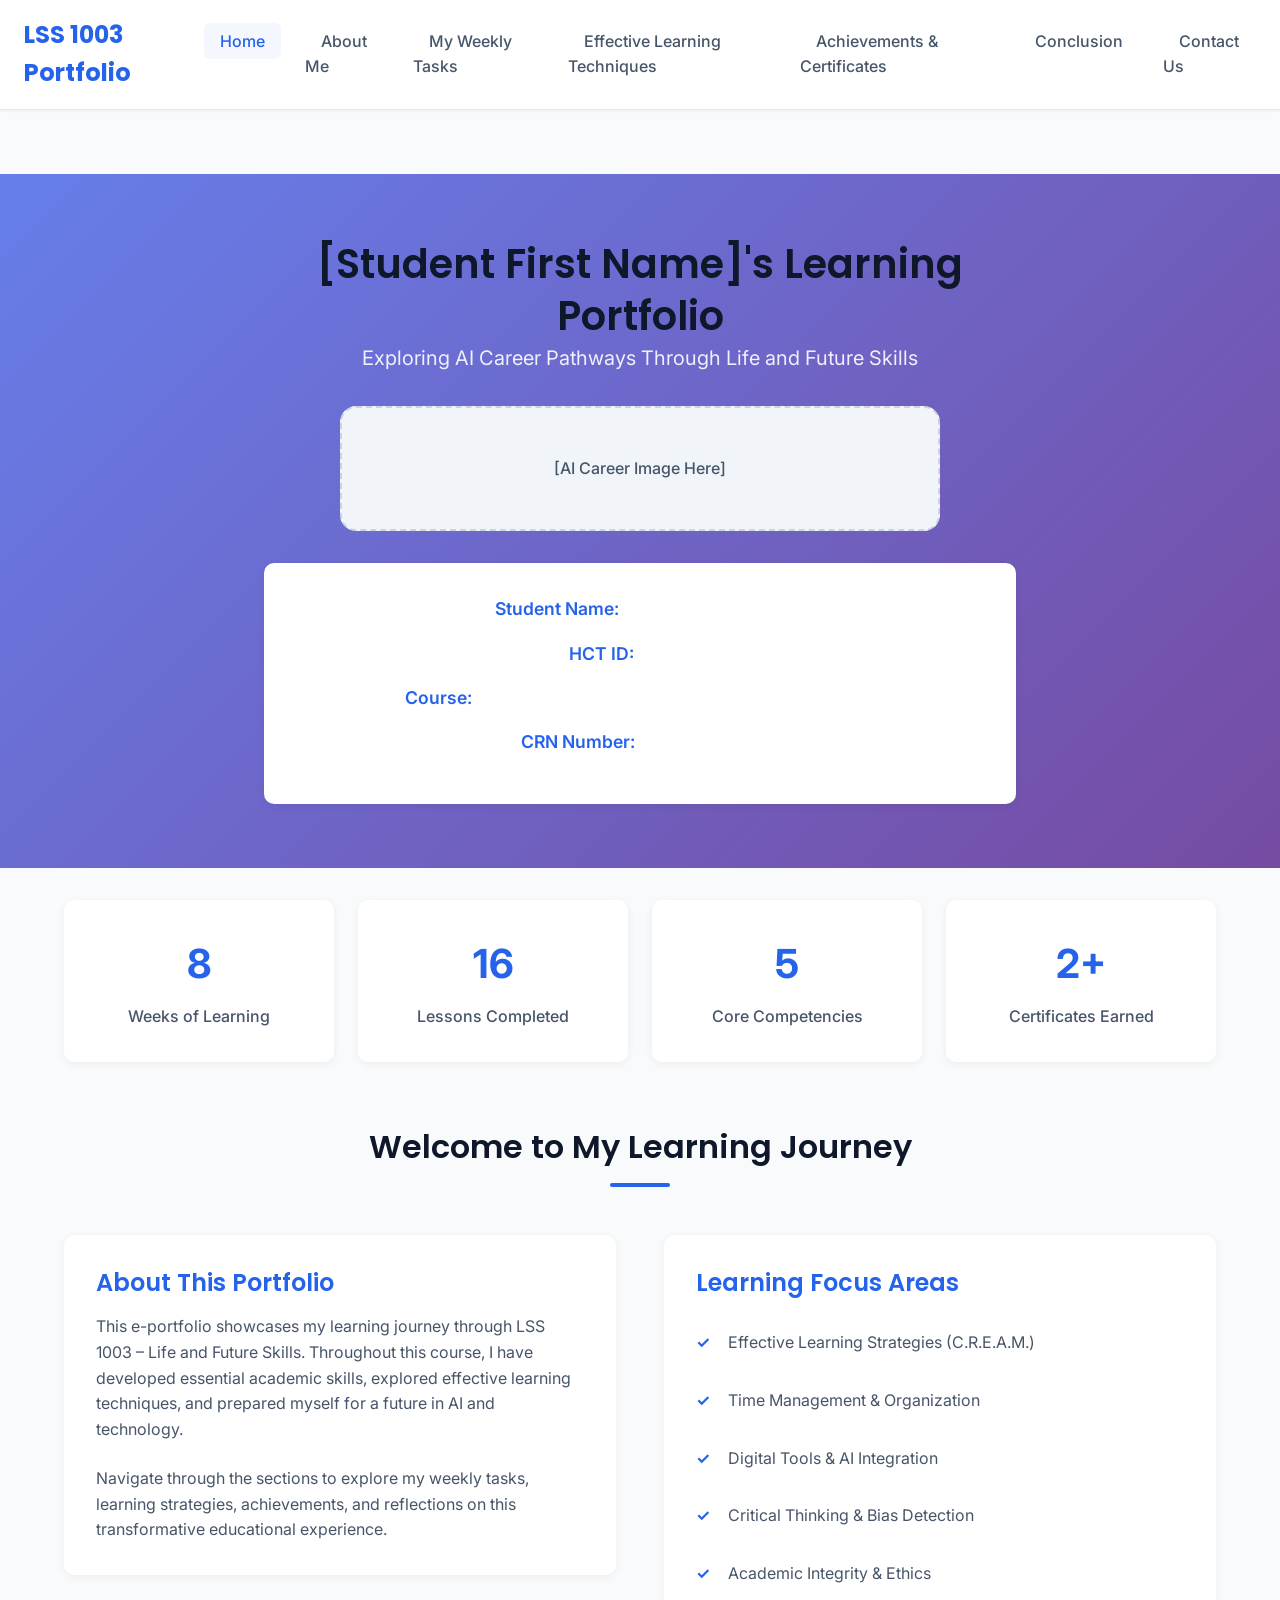
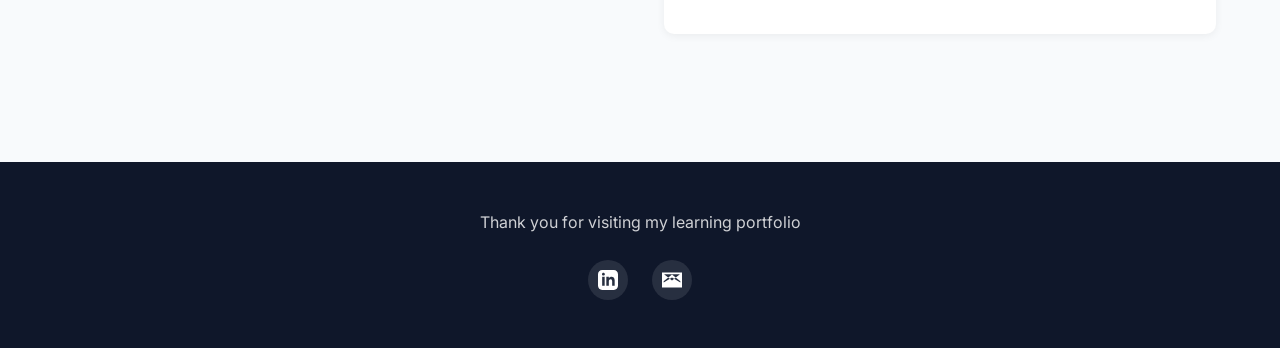
<file: lss-portfolio/index.html>
<!DOCTYPE html>
<html lang="en">
<head>
  <meta charset="UTF-8">
  <meta name="viewport" content="width=device-width, initial-scale=1.0">
  <meta name="description" content="LSS 1003 - Life and Future Skills Academic E-Portfolio">
  <title>Home | LSS 1003 Learning Portfolio</title>
  <link rel="stylesheet" href="style.css">
  <link rel="preconnect" href="https://fonts.googleapis.com">
  <link rel="preconnect" href="https://fonts.gstatic.com" crossorigin>
  <link href="https://fonts.googleapis.com/css2?family=Inter:wght@400;500;600&family=Poppins:wght@600;700&display=swap" rel="stylesheet">
</head>
<body>
  <!-- Header & Navigation -->
  <header class="header" role="banner">
    <nav class="nav" aria-label="Main navigation">
      <a href="index.html" class="nav-brand">LSS 1003 Portfolio</a>
      <div class="hamburger" aria-label="Toggle navigation menu" aria-expanded="false">
        <span></span>
        <span></span>
        <span></span>
      </div>
      <ul class="nav-menu">
        <li><a href="index.html" class="nav-link active">Home</a></li>
        <li><a href="about.html" class="nav-link">About Me</a></li>
        <li><a href="weekly-tasks.html" class="nav-link">My Weekly Tasks</a></li>
        <li><a href="learning-techniques.html" class="nav-link">Effective Learning Techniques</a></li>
        <li><a href="achievements.html" class="nav-link">Achievements & Certificates</a></li>
        <li><a href="conclusion.html" class="nav-link">Conclusion</a></li>
        <li><a href="contact.html" class="nav-link">Contact Us</a></li>
      </ul>
    </nav>
  </header>

  <!-- Main Content -->
  <main role="main">
    <!-- Hero Section -->
    <section class="hero" aria-labelledby="hero-title">
      <div class="container hero-content">
        <h1 id="hero-title">[Student First Name]'s Learning Portfolio</h1>
        <p class="hero-tagline">Exploring AI Career Pathways Through Life and Future Skills</p>
        
        <!-- AI Career Image Placeholder -->
        <div class="hero-image-placeholder" role="img" aria-label="AI Career Image">
          [AI Career Image Here]
        </div>
        
        <!-- Academic Information Block -->
        <div class="academic-info">
          <div class="academic-info-item">
            <span class="academic-info-label">Student Name:</span> [Student Full Name]
          </div>
          <div class="academic-info-item">
            <span class="academic-info-label">HCT ID:</span> [HCT ID]
          </div>
          <div class="academic-info-item">
            <span class="academic-info-label">Course:</span> [Course Name: LSS 1003 – Life and Future Skills]
          </div>
          <div class="academic-info-item">
            <span class="academic-info-label">CRN Number:</span> [CRN Number]
          </div>
        </div>
      </div>
    </section>

    <!-- Stats/Info Cards Section -->
    <section class="section" aria-labelledby="stats-title">
      <div class="container">
        <div class="stats-grid">
          <article class="stat-card">
            <div class="stat-number">8</div>
            <div class="stat-label">Weeks of Learning</div>
          </article>
          <article class="stat-card">
            <div class="stat-number">16</div>
            <div class="stat-label">Lessons Completed</div>
          </article>
          <article class="stat-card">
            <div class="stat-number">5</div>
            <div class="stat-label">Core Competencies</div>
          </article>
          <article class="stat-card">
            <div class="stat-number">2+</div>
            <div class="stat-label">Certificates Earned</div>
          </article>
        </div>
      </div>
    </section>

    <!-- Welcome Section -->
    <section class="section" aria-labelledby="welcome-title">
      <div class="container">
        <h2 id="welcome-title" class="section-title">Welcome to My Learning Journey</h2>
        <div class="two-column">
          <div class="card">
            <h3 class="card-title">About This Portfolio</h3>
            <div class="card-content">
              <p>This e-portfolio showcases my learning journey through LSS 1003 – Life and Future Skills. Throughout this course, I have developed essential academic skills, explored effective learning techniques, and prepared myself for a future in AI and technology.</p>
              <p class="mt-md">Navigate through the sections to explore my weekly tasks, learning strategies, achievements, and reflections on this transformative educational experience.</p>
            </div>
          </div>
          <div class="card">
            <h3 class="card-title">Learning Focus Areas</h3>
            <ul class="featured-list">
              <li>Effective Learning Strategies (C.R.E.A.M.)</li>
              <li>Time Management & Organization</li>
              <li>Digital Tools & AI Integration</li>
              <li>Critical Thinking & Bias Detection</li>
              <li>Academic Integrity & Ethics</li>
            </ul>
          </div>
        </div>
      </div>
    </section>
  </main>

  <!-- Footer -->
  <footer class="footer" role="contentinfo">
    <div class="container footer-content">
      <p class="footer-text">Thank you for visiting my learning portfolio</p>
      <div class="social-links">
        <a href="#" class="social-link" aria-label="LinkedIn">
          <svg width="20" height="20" fill="currentColor" viewBox="0 0 24 24"><path d="M19 0h-14c-2.761 0-5 2.239-5 5v14c0 2.761 2.239 5 5 5h14c2.762 0 5-2.239 5-5v-14c0-2.761-2.238-5-5-5zm-11 19h-3v-11h3v11zm-1.5-12.268c-.966 0-1.75-.79-1.75-1.764s.784-1.764 1.75-1.764 1.75.79 1.75 1.764-.783 1.764-1.75 1.764zm13.5 12.268h-3v-5.604c0-3.368-4-3.113-4 0v5.604h-3v-11h3v1.765c1.396-2.586 7-2.777 7 2.476v6.759z"/></svg>
        </a>
        <a href="#" class="social-link" aria-label="Email">
          <svg width="20" height="20" fill="currentColor" viewBox="0 0 24 24"><path d="M0 3v18h24v-18h-24zm21.518 2l-9.518 7.713-9.518-7.713h19.036zm-19.518 10v-1.535l10-8.104 10 8.104v1.535l-10-5.864-10 5.864z"/></svg>
        </a>
      </div>
    </div>
  </footer>

  <script src="script.js"></script>
</body>
</html>
</file>
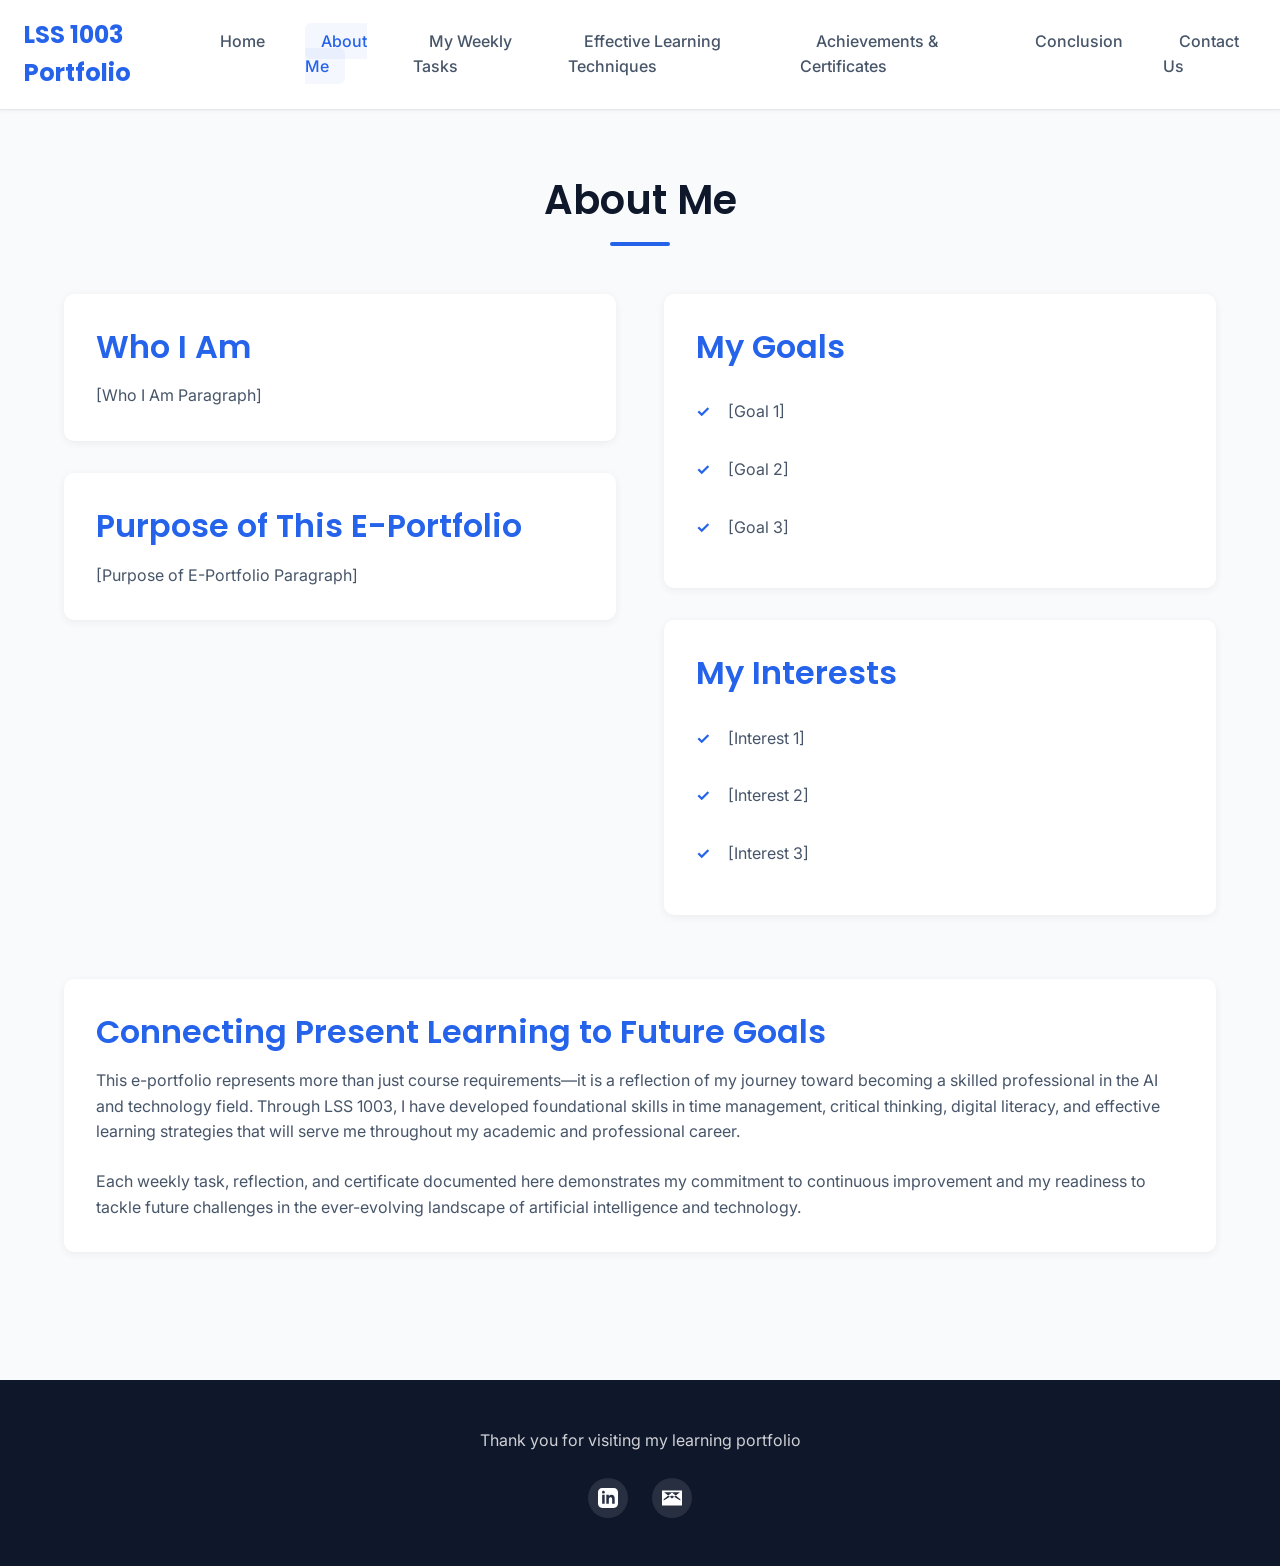
<file: lss-portfolio/about.html>
<!DOCTYPE html>
<html lang="en">
<head>
  <meta charset="UTF-8">
  <meta name="viewport" content="width=device-width, initial-scale=1.0">
  <meta name="description" content="About Me - LSS 1003 Learning Portfolio">
  <title>About Me | LSS 1003 Learning Portfolio</title>
  <link rel="stylesheet" href="style.css">
  <link rel="preconnect" href="https://fonts.googleapis.com">
  <link rel="preconnect" href="https://fonts.gstatic.com" crossorigin>
  <link href="https://fonts.googleapis.com/css2?family=Inter:wght@400;500;600&family=Poppins:wght@600;700&display=swap" rel="stylesheet">
</head>
<body>
  <!-- Header & Navigation -->
  <header class="header" role="banner">
    <nav class="nav" aria-label="Main navigation">
      <a href="index.html" class="nav-brand">LSS 1003 Portfolio</a>
      <div class="hamburger" aria-label="Toggle navigation menu" aria-expanded="false">
        <span></span>
        <span></span>
        <span></span>
      </div>
      <ul class="nav-menu">
        <li><a href="index.html" class="nav-link">Home</a></li>
        <li><a href="about.html" class="nav-link active">About Me</a></li>
        <li><a href="weekly-tasks.html" class="nav-link">My Weekly Tasks</a></li>
        <li><a href="learning-techniques.html" class="nav-link">Effective Learning Techniques</a></li>
        <li><a href="achievements.html" class="nav-link">Achievements & Certificates</a></li>
        <li><a href="conclusion.html" class="nav-link">Conclusion</a></li>
        <li><a href="contact.html" class="nav-link">Contact Us</a></li>
      </ul>
    </nav>
  </header>

  <!-- Main Content -->
  <main role="main">
    <section class="section" aria-labelledby="page-title">
      <div class="container">
        <h1 id="page-title" class="section-title">About Me</h1>
        
        <div class="two-column">
          <!-- Left Column: Who I Am & Purpose -->
          <div>
            <article class="card mb-lg">
              <h2 class="card-title">Who I Am</h2>
              <div class="card-content">
                <p>[Who I Am Paragraph]</p>
              </div>
            </article>
            
            <article class="card">
              <h2 class="card-title">Purpose of This E-Portfolio</h2>
              <div class="card-content">
                <p>[Purpose of E-Portfolio Paragraph]</p>
              </div>
            </article>
          </div>
          
          <!-- Right Column: Goals & Interests -->
          <div>
            <article class="card mb-lg">
              <h2 class="card-title">My Goals</h2>
              <div class="card-content">
                <ul class="featured-list">
                  <li>[Goal 1]</li>
                  <li>[Goal 2]</li>
                  <li>[Goal 3]</li>
                </ul>
              </div>
            </article>
            
            <article class="card">
              <h2 class="card-title">My Interests</h2>
              <div class="card-content">
                <ul class="featured-list">
                  <li>[Interest 1]</li>
                  <li>[Interest 2]</li>
                  <li>[Interest 3]</li>
                </ul>
              </div>
            </article>
          </div>
        </div>
      </div>
    </section>
    
    <!-- Personal Statement Section -->
    <section class="section" aria-labelledby="statement-title">
      <div class="container">
        <div class="card">
          <h2 id="statement-title" class="card-title">Connecting Present Learning to Future Goals</h2>
          <div class="card-content">
            <p>This e-portfolio represents more than just course requirements—it is a reflection of my journey toward becoming a skilled professional in the AI and technology field. Through LSS 1003, I have developed foundational skills in time management, critical thinking, digital literacy, and effective learning strategies that will serve me throughout my academic and professional career.</p>
            <p class="mt-md">Each weekly task, reflection, and certificate documented here demonstrates my commitment to continuous improvement and my readiness to tackle future challenges in the ever-evolving landscape of artificial intelligence and technology.</p>
          </div>
        </div>
      </div>
    </section>
  </main>

  <!-- Footer -->
  <footer class="footer" role="contentinfo">
    <div class="container footer-content">
      <p class="footer-text">Thank you for visiting my learning portfolio</p>
      <div class="social-links">
        <a href="#" class="social-link" aria-label="LinkedIn">
          <svg width="20" height="20" fill="currentColor" viewBox="0 0 24 24"><path d="M19 0h-14c-2.761 0-5 2.239-5 5v14c0 2.761 2.239 5 5 5h14c2.762 0 5-2.239 5-5v-14c0-2.761-2.238-5-5-5zm-11 19h-3v-11h3v11zm-1.5-12.268c-.966 0-1.75-.79-1.75-1.764s.784-1.764 1.75-1.764 1.75.79 1.75 1.764-.783 1.764-1.75 1.764zm13.5 12.268h-3v-5.604c0-3.368-4-3.113-4 0v5.604h-3v-11h3v1.765c1.396-2.586 7-2.777 7 2.476v6.759z"/></svg>
        </a>
        <a href="#" class="social-link" aria-label="Email">
          <svg width="20" height="20" fill="currentColor" viewBox="0 0 24 24"><path d="M0 3v18h24v-18h-24zm21.518 2l-9.518 7.713-9.518-7.713h19.036zm-19.518 10v-1.535l10-8.104 10 8.104v1.535l-10-5.864-10 5.864z"/></svg>
        </a>
      </div>
    </div>
  </footer>

  <script src="script.js"></script>
</body>
</html>
</file>
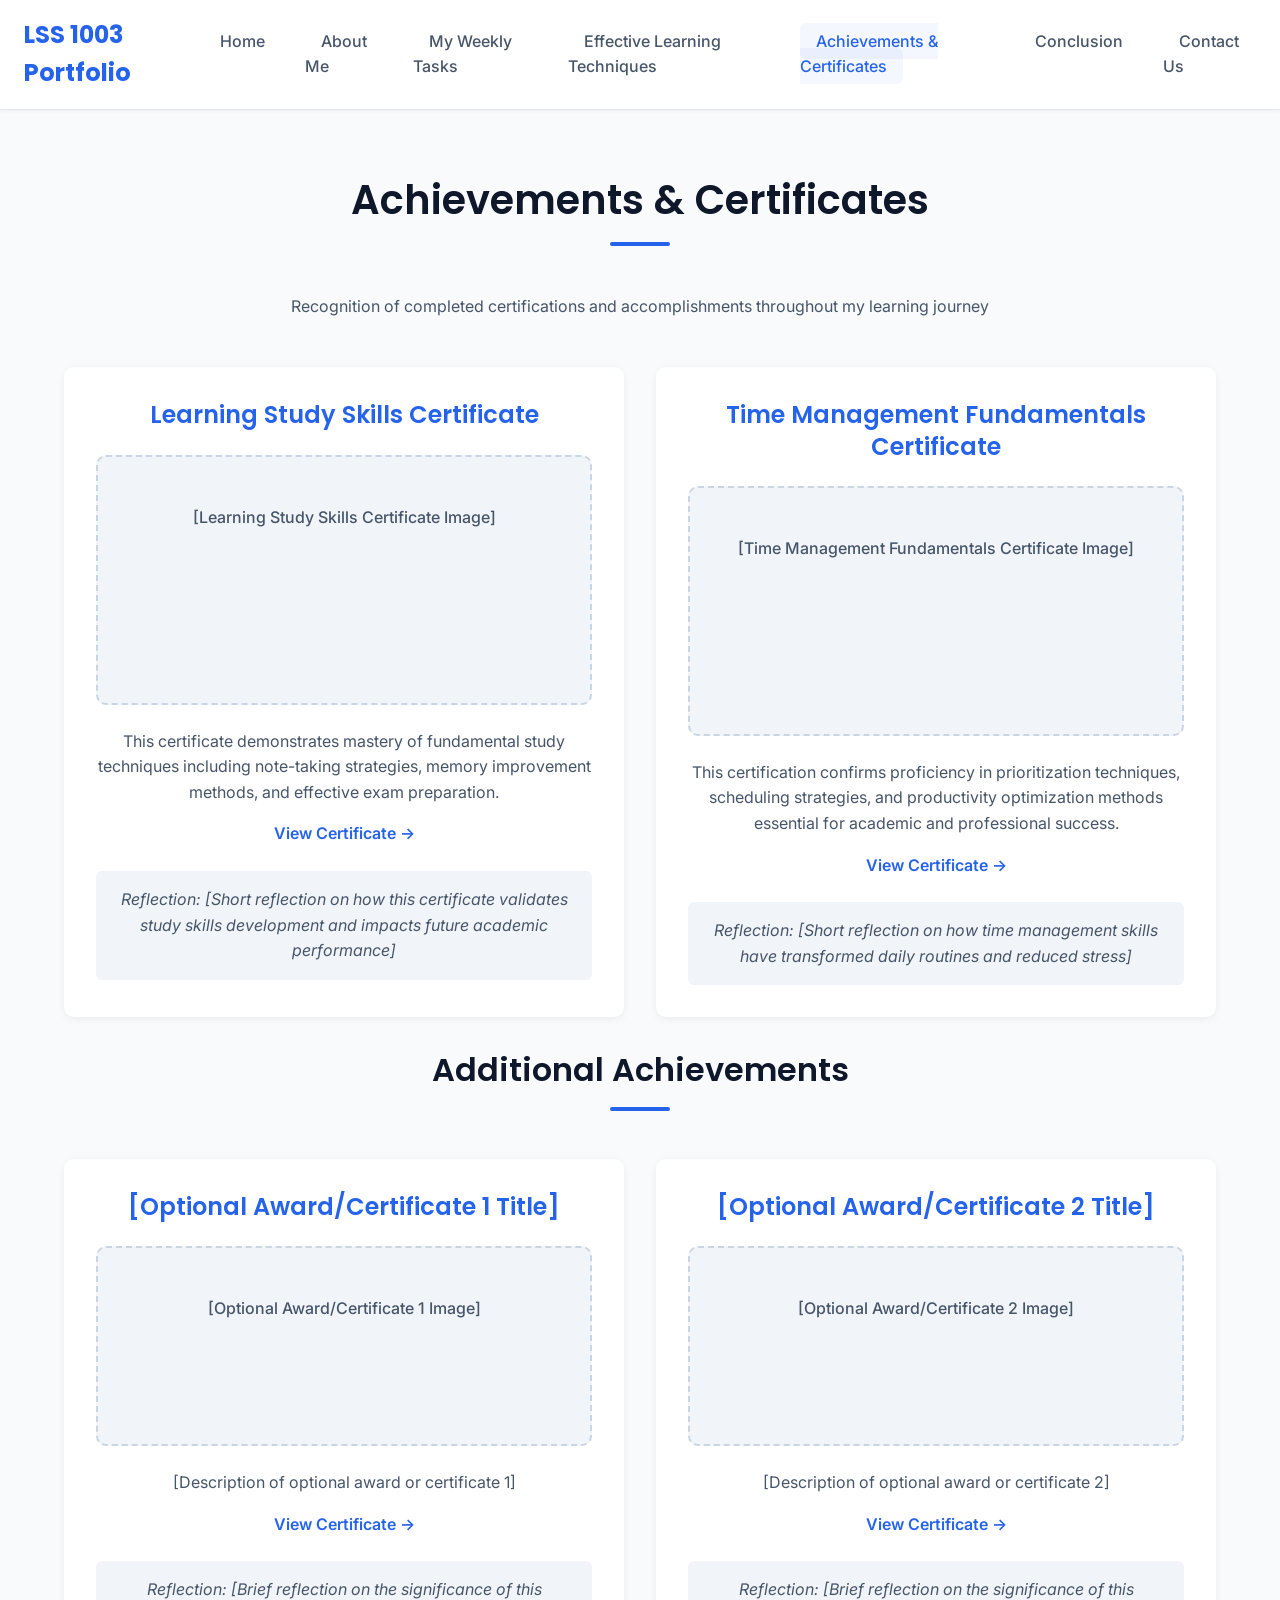
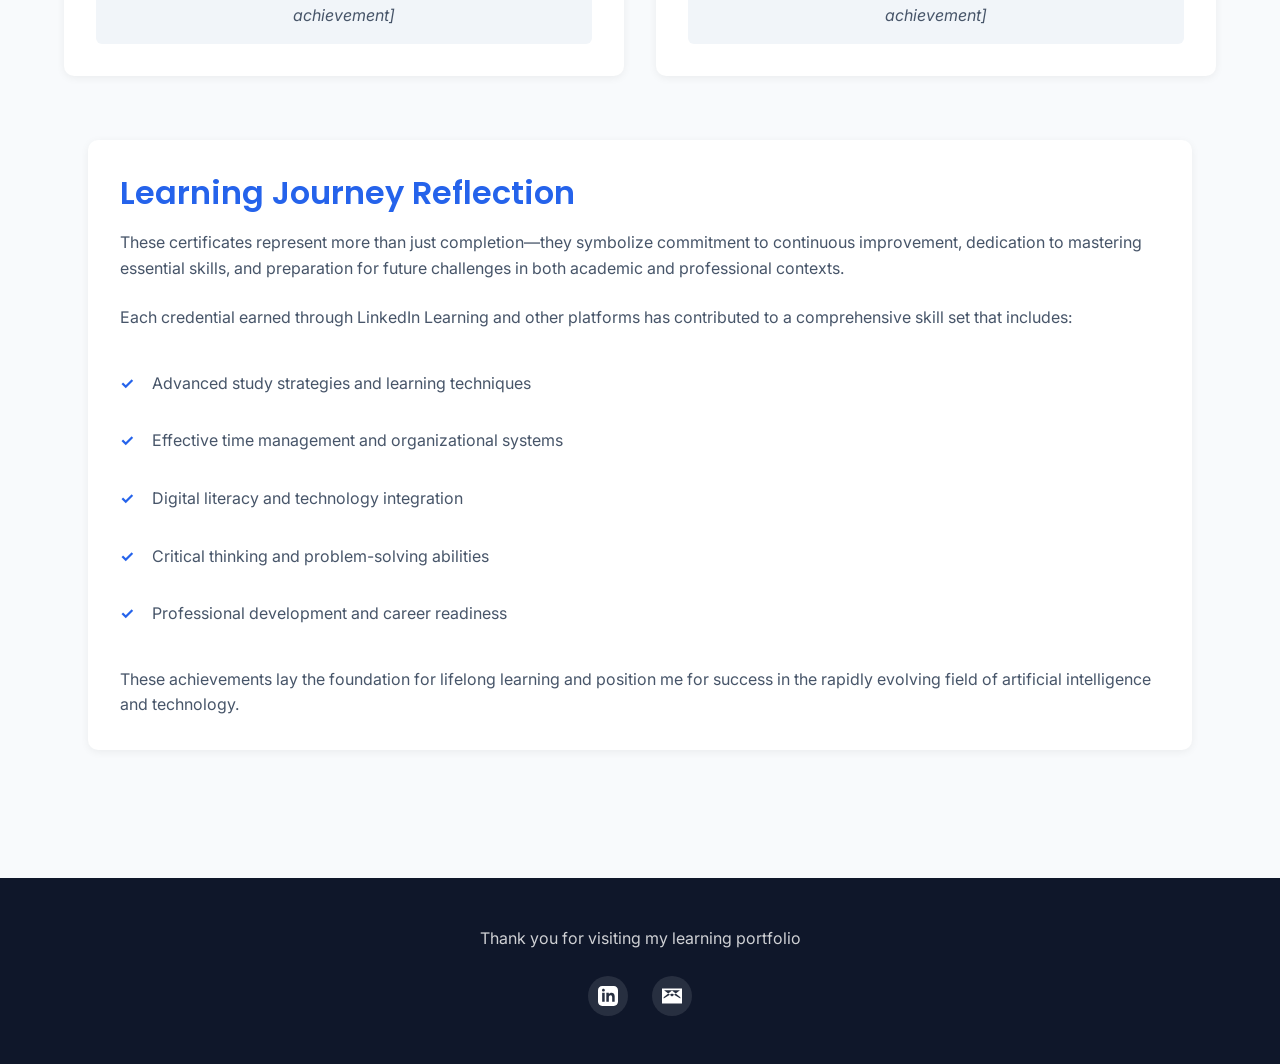
<file: lss-portfolio/achievements.html>
<!DOCTYPE html>
<html lang="en">
<head>
  <meta charset="UTF-8">
  <meta name="viewport" content="width=device-width, initial-scale=1.0">
  <meta name="description" content="Achievements & Certificates - LSS 1003 Learning Portfolio">
  <title>Achievements & Certificates | LSS 1003 Learning Portfolio</title>
  <link rel="stylesheet" href="style.css">
  <link rel="preconnect" href="https://fonts.googleapis.com">
  <link rel="preconnect" href="https://fonts.gstatic.com" crossorigin>
  <link href="https://fonts.googleapis.com/css2?family=Inter:wght@400;500;600&family=Poppins:wght@600;700&display=swap" rel="stylesheet">
</head>
<body>
  <!-- Header & Navigation -->
  <header class="header" role="banner">
    <nav class="nav" aria-label="Main navigation">
      <a href="index.html" class="nav-brand">LSS 1003 Portfolio</a>
      <div class="hamburger" aria-label="Toggle navigation menu" aria-expanded="false">
        <span></span>
        <span></span>
        <span></span>
      </div>
      <ul class="nav-menu">
        <li><a href="index.html" class="nav-link">Home</a></li>
        <li><a href="about.html" class="nav-link">About Me</a></li>
        <li><a href="weekly-tasks.html" class="nav-link">My Weekly Tasks</a></li>
        <li><a href="learning-techniques.html" class="nav-link">Effective Learning Techniques</a></li>
        <li><a href="achievements.html" class="nav-link active">Achievements & Certificates</a></li>
        <li><a href="conclusion.html" class="nav-link">Conclusion</a></li>
        <li><a href="contact.html" class="nav-link">Contact Us</a></li>
      </ul>
    </nav>
  </header>

  <!-- Main Content -->
  <main role="main">
    <section class="section" aria-labelledby="page-title">
      <div class="container">
        <h1 id="page-title" class="section-title">Achievements & Certificates</h1>
        <p class="text-center mb-lg" style="color: var(--secondary-text); max-width: 800px; margin: 0 auto 3rem;">Recognition of completed certifications and accomplishments throughout my learning journey</p>
        
        <!-- Required LinkedIn Learning Certificates -->
        <div class="grid grid-2 mb-lg">
          <!-- Learning Study Skills Certificate -->
          <article class="card certificate-card">
            <h3 class="card-title">Learning Study Skills Certificate</h3>
            <div class="certificate-image">
              <div class="placeholder-box" style="min-height: 250px;">
                [Learning Study Skills Certificate Image]
              </div>
            </div>
            <div class="card-content">
              <p>This certificate demonstrates mastery of fundamental study techniques including note-taking strategies, memory improvement methods, and effective exam preparation.</p>
              <a href="[Link]" class="certificate-link" target="_blank" rel="noopener noreferrer">View Certificate →</a>
              <div class="task-reflection mt-md">
                <em>Reflection: [Short reflection on how this certificate validates study skills development and impacts future academic performance]</em>
              </div>
            </div>
          </article>
          
          <!-- Time Management Fundamentals Certificate -->
          <article class="card certificate-card">
            <h3 class="card-title">Time Management Fundamentals Certificate</h3>
            <div class="certificate-image">
              <div class="placeholder-box" style="min-height: 250px;">
                [Time Management Fundamentals Certificate Image]
              </div>
            </div>
            <div class="card-content">
              <p>This certification confirms proficiency in prioritization techniques, scheduling strategies, and productivity optimization methods essential for academic and professional success.</p>
              <a href="[Link]" class="certificate-link" target="_blank" rel="noopener noreferrer">View Certificate →</a>
              <div class="task-reflection mt-md">
                <em>Reflection: [Short reflection on how time management skills have transformed daily routines and reduced stress]</em>
              </div>
            </div>
          </article>
        </div>
        
        <!-- Optional Awards/Certificates Section -->
        <section class="section mt-xl" aria-labelledby="optional-title">
          <h2 id="optional-title" class="section-title">Additional Achievements</h2>
          <div class="grid grid-2">
            <!-- Optional Award/Certificate 1 -->
            <article class="card certificate-card">
              <h3 class="card-title">[Optional Award/Certificate 1 Title]</h3>
              <div class="certificate-image">
                <div class="placeholder-box" style="min-height: 200px;">
                  [Optional Award/Certificate 1 Image]
                </div>
              </div>
              <div class="card-content">
                <p>[Description of optional award or certificate 1]</p>
                <a href="[Link]" class="certificate-link" target="_blank" rel="noopener noreferrer">View Certificate →</a>
                <div class="task-reflection mt-md">
                  <em>Reflection: [Brief reflection on the significance of this achievement]</em>
                </div>
              </div>
            </article>
            
            <!-- Optional Award/Certificate 2 -->
            <article class="card certificate-card">
              <h3 class="card-title">[Optional Award/Certificate 2 Title]</h3>
              <div class="certificate-image">
                <div class="placeholder-box" style="min-height: 200px;">
                  [Optional Award/Certificate 2 Image]
                </div>
              </div>
              <div class="card-content">
                <p>[Description of optional award or certificate 2]</p>
                <a href="[Link]" class="certificate-link" target="_blank" rel="noopener noreferrer">View Certificate →</a>
                <div class="task-reflection mt-md">
                  <em>Reflection: [Brief reflection on the significance of this achievement]</em>
                </div>
              </div>
            </article>
          </div>
        </section>
        
        <!-- Achievement Summary -->
        <section class="section mt-xl" aria-labelledby="summary-title">
          <div class="container">
            <div class="card">
              <h2 id="summary-title" class="card-title">Learning Journey Reflection</h2>
              <div class="card-content">
                <p>These certificates represent more than just completion—they symbolize commitment to continuous improvement, dedication to mastering essential skills, and preparation for future challenges in both academic and professional contexts.</p>
                <p class="mt-md">Each credential earned through LinkedIn Learning and other platforms has contributed to a comprehensive skill set that includes:</p>
                <ul class="featured-list mt-md">
                  <li>Advanced study strategies and learning techniques</li>
                  <li>Effective time management and organizational systems</li>
                  <li>Digital literacy and technology integration</li>
                  <li>Critical thinking and problem-solving abilities</li>
                  <li>Professional development and career readiness</li>
                </ul>
                <p class="mt-md">These achievements lay the foundation for lifelong learning and position me for success in the rapidly evolving field of artificial intelligence and technology.</p>
              </div>
            </div>
          </div>
        </section>
      </div>
    </section>
  </main>

  <!-- Footer -->
  <footer class="footer" role="contentinfo">
    <div class="container footer-content">
      <p class="footer-text">Thank you for visiting my learning portfolio</p>
      <div class="social-links">
        <a href="#" class="social-link" aria-label="LinkedIn">
          <svg width="20" height="20" fill="currentColor" viewBox="0 0 24 24"><path d="M19 0h-14c-2.761 0-5 2.239-5 5v14c0 2.761 2.239 5 5 5h14c2.762 0 5-2.239 5-5v-14c0-2.761-2.238-5-5-5zm-11 19h-3v-11h3v11zm-1.5-12.268c-.966 0-1.75-.79-1.75-1.764s.784-1.764 1.75-1.764 1.75.79 1.75 1.764-.783 1.764-1.75 1.764zm13.5 12.268h-3v-5.604c0-3.368-4-3.113-4 0v5.604h-3v-11h3v1.765c1.396-2.586 7-2.777 7 2.476v6.759z"/></svg>
        </a>
        <a href="#" class="social-link" aria-label="Email">
          <svg width="20" height="20" fill="currentColor" viewBox="0 0 24 24"><path d="M0 3v18h24v-18h-24zm21.518 2l-9.518 7.713-9.518-7.713h19.036zm-19.518 10v-1.535l10-8.104 10 8.104v1.535l-10-5.864-10 5.864z"/></svg>
        </a>
      </div>
    </div>
  </footer>

  <script src="script.js"></script>
</body>
</html>
</file>
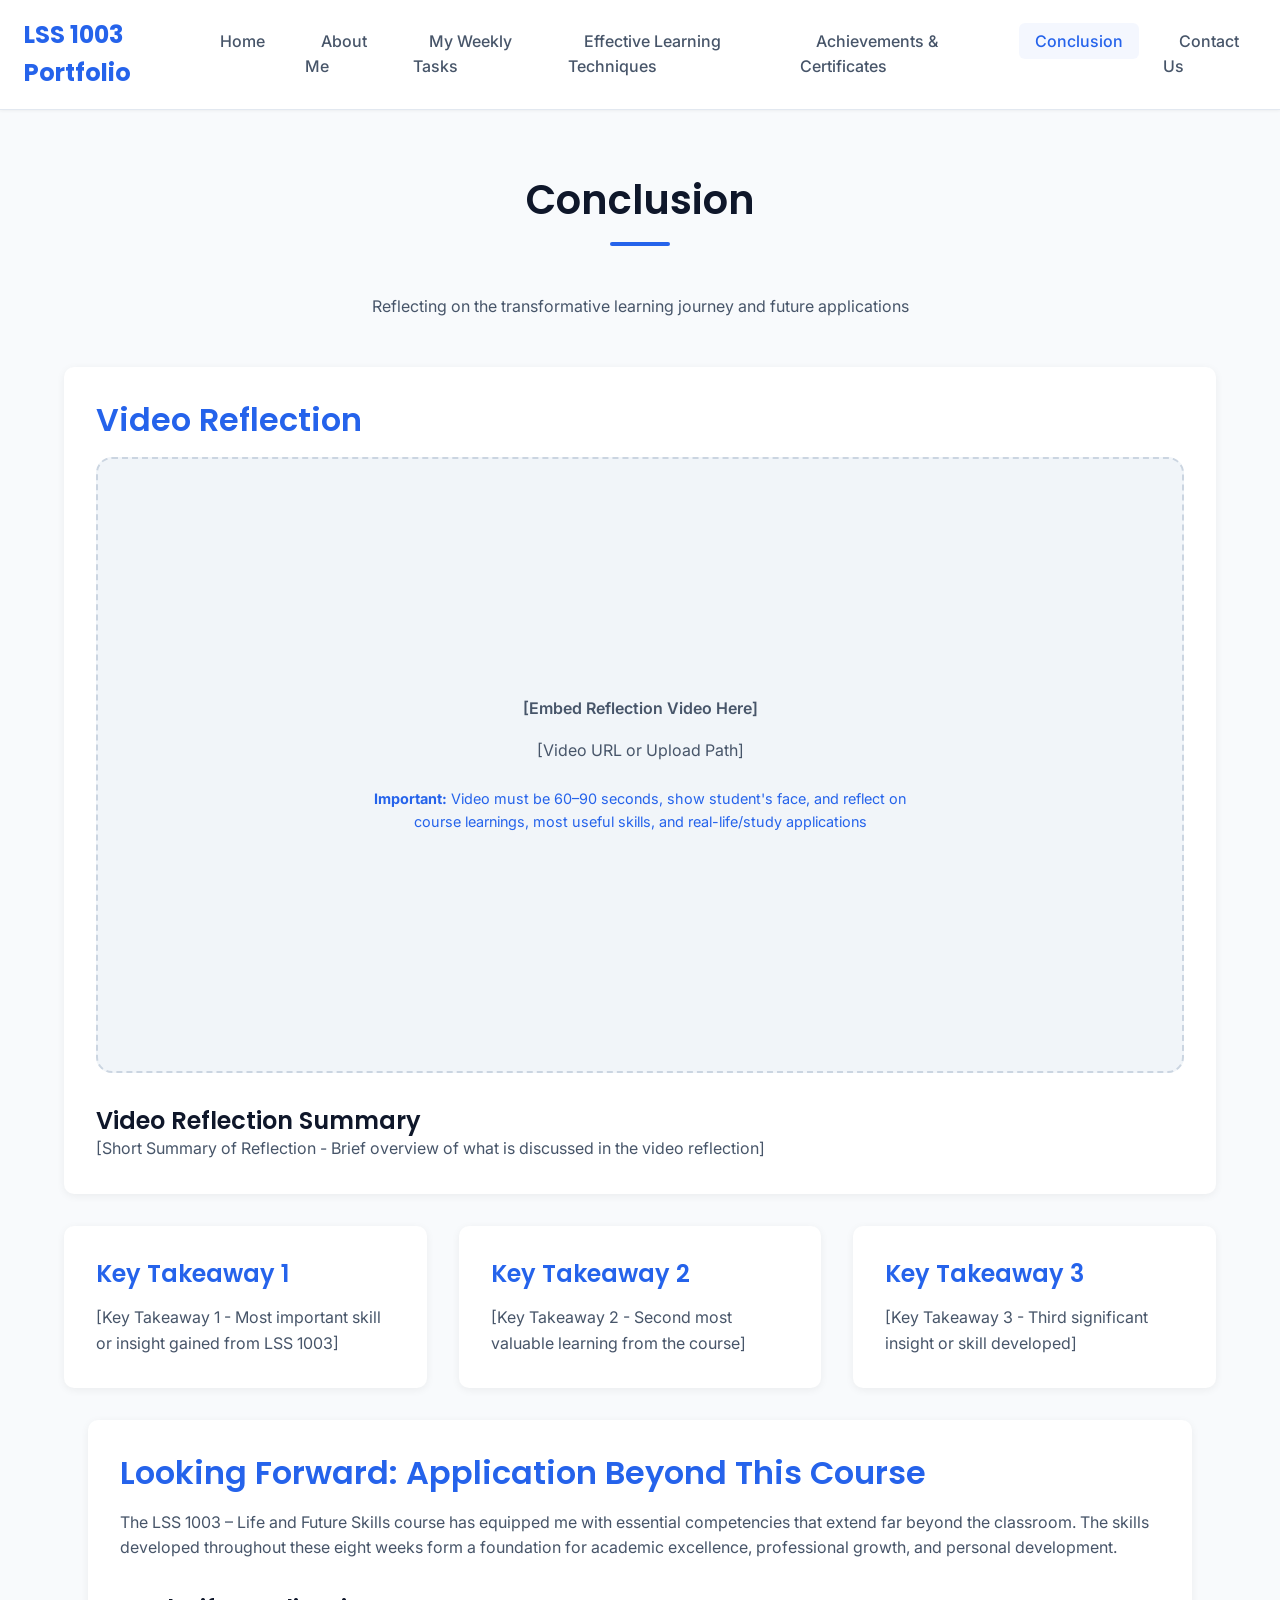
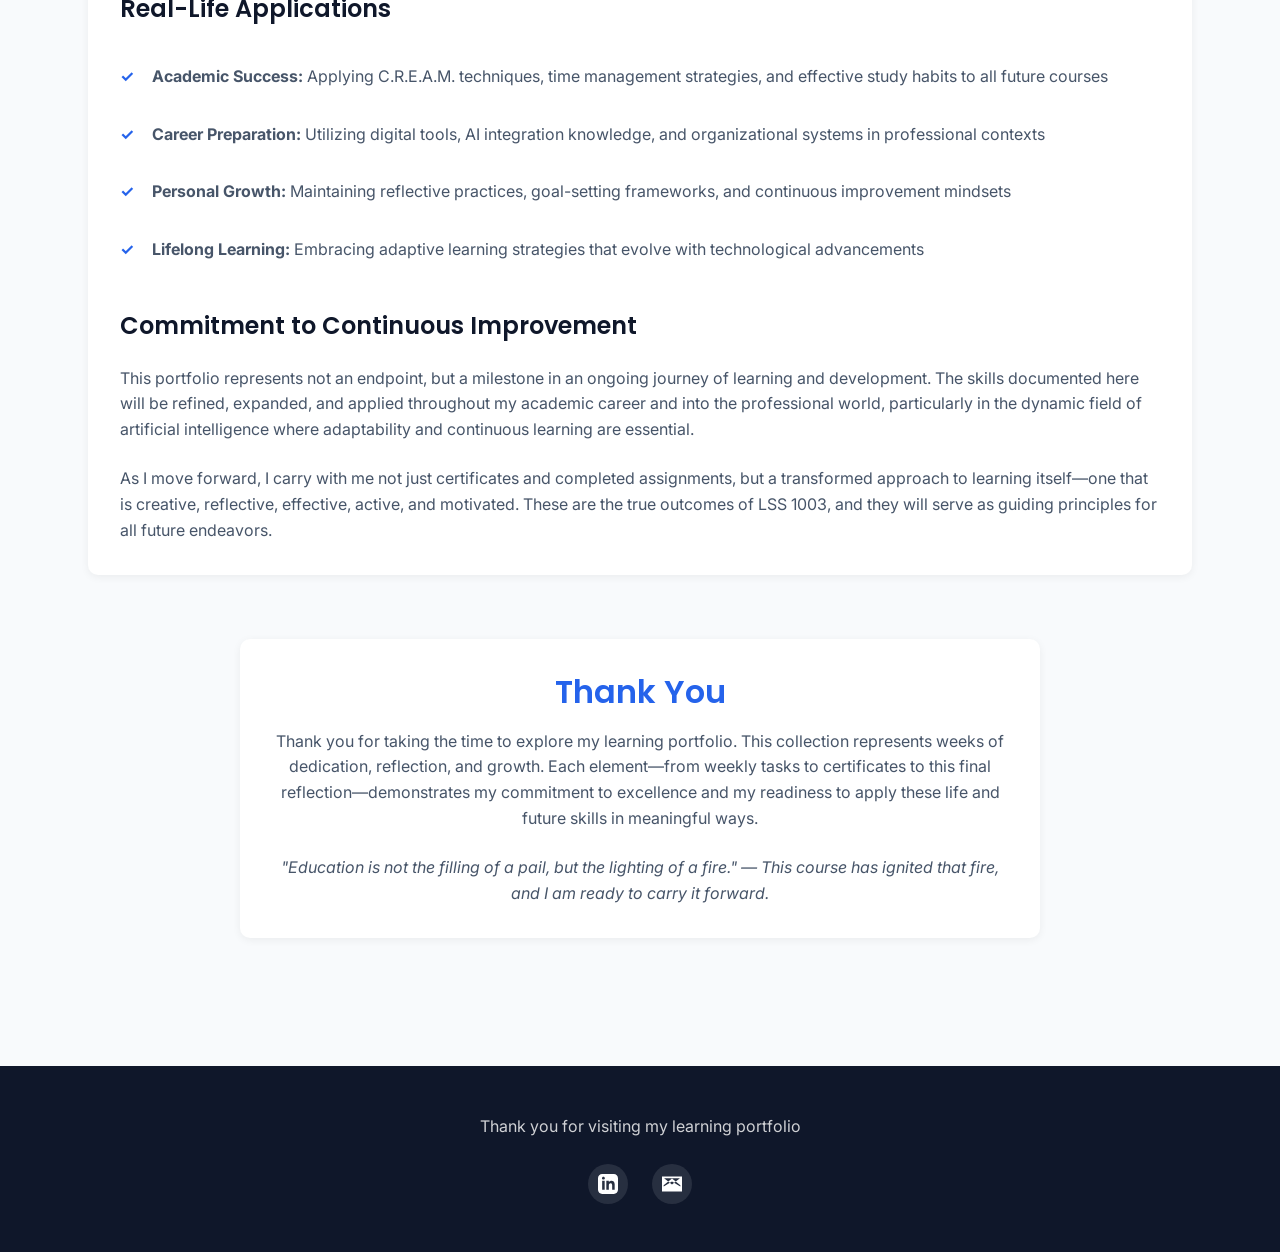
<file: lss-portfolio/conclusion.html>
<!DOCTYPE html>
<html lang="en">
<head>
  <meta charset="UTF-8">
  <meta name="viewport" content="width=device-width, initial-scale=1.0">
  <meta name="description" content="Conclusion - LSS 1003 Learning Portfolio">
  <title>Conclusion | LSS 1003 Learning Portfolio</title>
  <link rel="stylesheet" href="style.css">
  <link rel="preconnect" href="https://fonts.googleapis.com">
  <link rel="preconnect" href="https://fonts.gstatic.com" crossorigin>
  <link href="https://fonts.googleapis.com/css2?family=Inter:wght@400;500;600&family=Poppins:wght@600;700&display=swap" rel="stylesheet">
</head>
<body>
  <!-- Header & Navigation -->
  <header class="header" role="banner">
    <nav class="nav" aria-label="Main navigation">
      <a href="index.html" class="nav-brand">LSS 1003 Portfolio</a>
      <div class="hamburger" aria-label="Toggle navigation menu" aria-expanded="false">
        <span></span>
        <span></span>
        <span></span>
      </div>
      <ul class="nav-menu">
        <li><a href="index.html" class="nav-link">Home</a></li>
        <li><a href="about.html" class="nav-link">About Me</a></li>
        <li><a href="weekly-tasks.html" class="nav-link">My Weekly Tasks</a></li>
        <li><a href="learning-techniques.html" class="nav-link">Effective Learning Techniques</a></li>
        <li><a href="achievements.html" class="nav-link">Achievements & Certificates</a></li>
        <li><a href="conclusion.html" class="nav-link active">Conclusion</a></li>
        <li><a href="contact.html" class="nav-link">Contact Us</a></li>
      </ul>
    </nav>
  </header>

  <!-- Main Content -->
  <main role="main">
    <section class="section" aria-labelledby="page-title">
      <div class="container">
        <h1 id="page-title" class="section-title">Conclusion</h1>
        <p class="text-center mb-lg" style="color: var(--secondary-text); max-width: 800px; margin: 0 auto 3rem;">Reflecting on the transformative learning journey and future applications</p>
        
        <!-- Video Reflection Section -->
        <div class="card mb-lg">
          <h2 class="card-title">Video Reflection</h2>
          <div class="card-content">
            <div class="video-container">
              <div class="video-placeholder">
                <p style="font-weight: 600; margin-bottom: 1rem;">[Embed Reflection Video Here]</p>
                <p>[Video URL or Upload Path]</p>
                <p style="margin-top: 1.5rem; font-size: 0.9rem; color: var(--accent);">
                  <strong>Important:</strong> Video must be 60–90 seconds, show student's face, and reflect on course learnings, most useful skills, and real-life/study applications
                </p>
              </div>
              <!-- 
              To embed your video, replace the above placeholder with one of these options:
              
              Option 1 - YouTube/Vimeo Embed:
              <iframe src="[Video URL]" frameborder="0" allowfullscreen></iframe>
              
              Option 2 - HTML5 Video:
              <video controls width="100%">
                <source src="[Video File Path]" type="video/mp4">
                Your browser does not support the video tag.
              </video>
              -->
            </div>
            
            <div class="mt-lg">
              <h3>Video Reflection Summary</h3>
              <p>[Short Summary of Reflection - Brief overview of what is discussed in the video reflection]</p>
            </div>
          </div>
        </div>
        
        <!-- Key Takeaways Section -->
        <div class="grid grid-3 mb-lg">
          <article class="card">
            <h3 class="card-title">Key Takeaway 1</h3>
            <div class="card-content">
              <p>[Key Takeaway 1 - Most important skill or insight gained from LSS 1003]</p>
            </div>
          </article>
          
          <article class="card">
            <h3 class="card-title">Key Takeaway 2</h3>
            <div class="card-content">
              <p>[Key Takeaway 2 - Second most valuable learning from the course]</p>
            </div>
          </article>
          
          <article class="card">
            <h3 class="card-title">Key Takeaway 3</h3>
            <div class="card-content">
              <p>[Key Takeaway 3 - Third significant insight or skill developed]</p>
            </div>
          </article>
        </div>
        
        <!-- Final Reflection Section -->
        <section class="section mt-xl" aria-labelledby="final-title">
          <div class="container">
            <div class="card">
              <h2 id="final-title" class="card-title">Looking Forward: Application Beyond This Course</h2>
              <div class="card-content">
                <p>The LSS 1003 – Life and Future Skills course has equipped me with essential competencies that extend far beyond the classroom. The skills developed throughout these eight weeks form a foundation for academic excellence, professional growth, and personal development.</p>
                
                <h3 class="mt-lg">Real-Life Applications</h3>
                <ul class="featured-list mt-md">
                  <li><strong>Academic Success:</strong> Applying C.R.E.A.M. techniques, time management strategies, and effective study habits to all future courses</li>
                  <li><strong>Career Preparation:</strong> Utilizing digital tools, AI integration knowledge, and organizational systems in professional contexts</li>
                  <li><strong>Personal Growth:</strong> Maintaining reflective practices, goal-setting frameworks, and continuous improvement mindsets</li>
                  <li><strong>Lifelong Learning:</strong> Embracing adaptive learning strategies that evolve with technological advancements</li>
                </ul>
                
                <h3 class="mt-lg">Commitment to Continuous Improvement</h3>
                <p class="mt-md">This portfolio represents not an endpoint, but a milestone in an ongoing journey of learning and development. The skills documented here will be refined, expanded, and applied throughout my academic career and into the professional world, particularly in the dynamic field of artificial intelligence where adaptability and continuous learning are essential.</p>
                
                <p class="mt-md">As I move forward, I carry with me not just certificates and completed assignments, but a transformed approach to learning itself—one that is creative, reflective, effective, active, and motivated. These are the true outcomes of LSS 1003, and they will serve as guiding principles for all future endeavors.</p>
              </div>
            </div>
          </div>
        </section>
        
        <!-- Closing Statement -->
        <section class="section mt-xl" aria-labelledby="closing-title">
          <div class="container text-center">
            <div class="card" style="max-width: 800px; margin: 0 auto;">
              <h2 id="closing-title" class="card-title">Thank You</h2>
              <div class="card-content">
                <p>Thank you for taking the time to explore my learning portfolio. This collection represents weeks of dedication, reflection, and growth. Each element—from weekly tasks to certificates to this final reflection—demonstrates my commitment to excellence and my readiness to apply these life and future skills in meaningful ways.</p>
                <p class="mt-md" style="font-style: italic;">"Education is not the filling of a pail, but the lighting of a fire." — This course has ignited that fire, and I am ready to carry it forward.</p>
              </div>
            </div>
          </div>
        </section>
      </div>
    </section>
  </main>

  <!-- Footer -->
  <footer class="footer" role="contentinfo">
    <div class="container footer-content">
      <p class="footer-text">Thank you for visiting my learning portfolio</p>
      <div class="social-links">
        <a href="#" class="social-link" aria-label="LinkedIn">
          <svg width="20" height="20" fill="currentColor" viewBox="0 0 24 24"><path d="M19 0h-14c-2.761 0-5 2.239-5 5v14c0 2.761 2.239 5 5 5h14c2.762 0 5-2.239 5-5v-14c0-2.761-2.238-5-5-5zm-11 19h-3v-11h3v11zm-1.5-12.268c-.966 0-1.75-.79-1.75-1.764s.784-1.764 1.75-1.764 1.75.79 1.75 1.764-.783 1.764-1.75 1.764zm13.5 12.268h-3v-5.604c0-3.368-4-3.113-4 0v5.604h-3v-11h3v1.765c1.396-2.586 7-2.777 7 2.476v6.759z"/></svg>
        </a>
        <a href="#" class="social-link" aria-label="Email">
          <svg width="20" height="20" fill="currentColor" viewBox="0 0 24 24"><path d="M0 3v18h24v-18h-24zm21.518 2l-9.518 7.713-9.518-7.713h19.036zm-19.518 10v-1.535l10-8.104 10 8.104v1.535l-10-5.864-10 5.864z"/></svg>
        </a>
      </div>
    </div>
  </footer>

  <script src="script.js"></script>
</body>
</html>
</file>
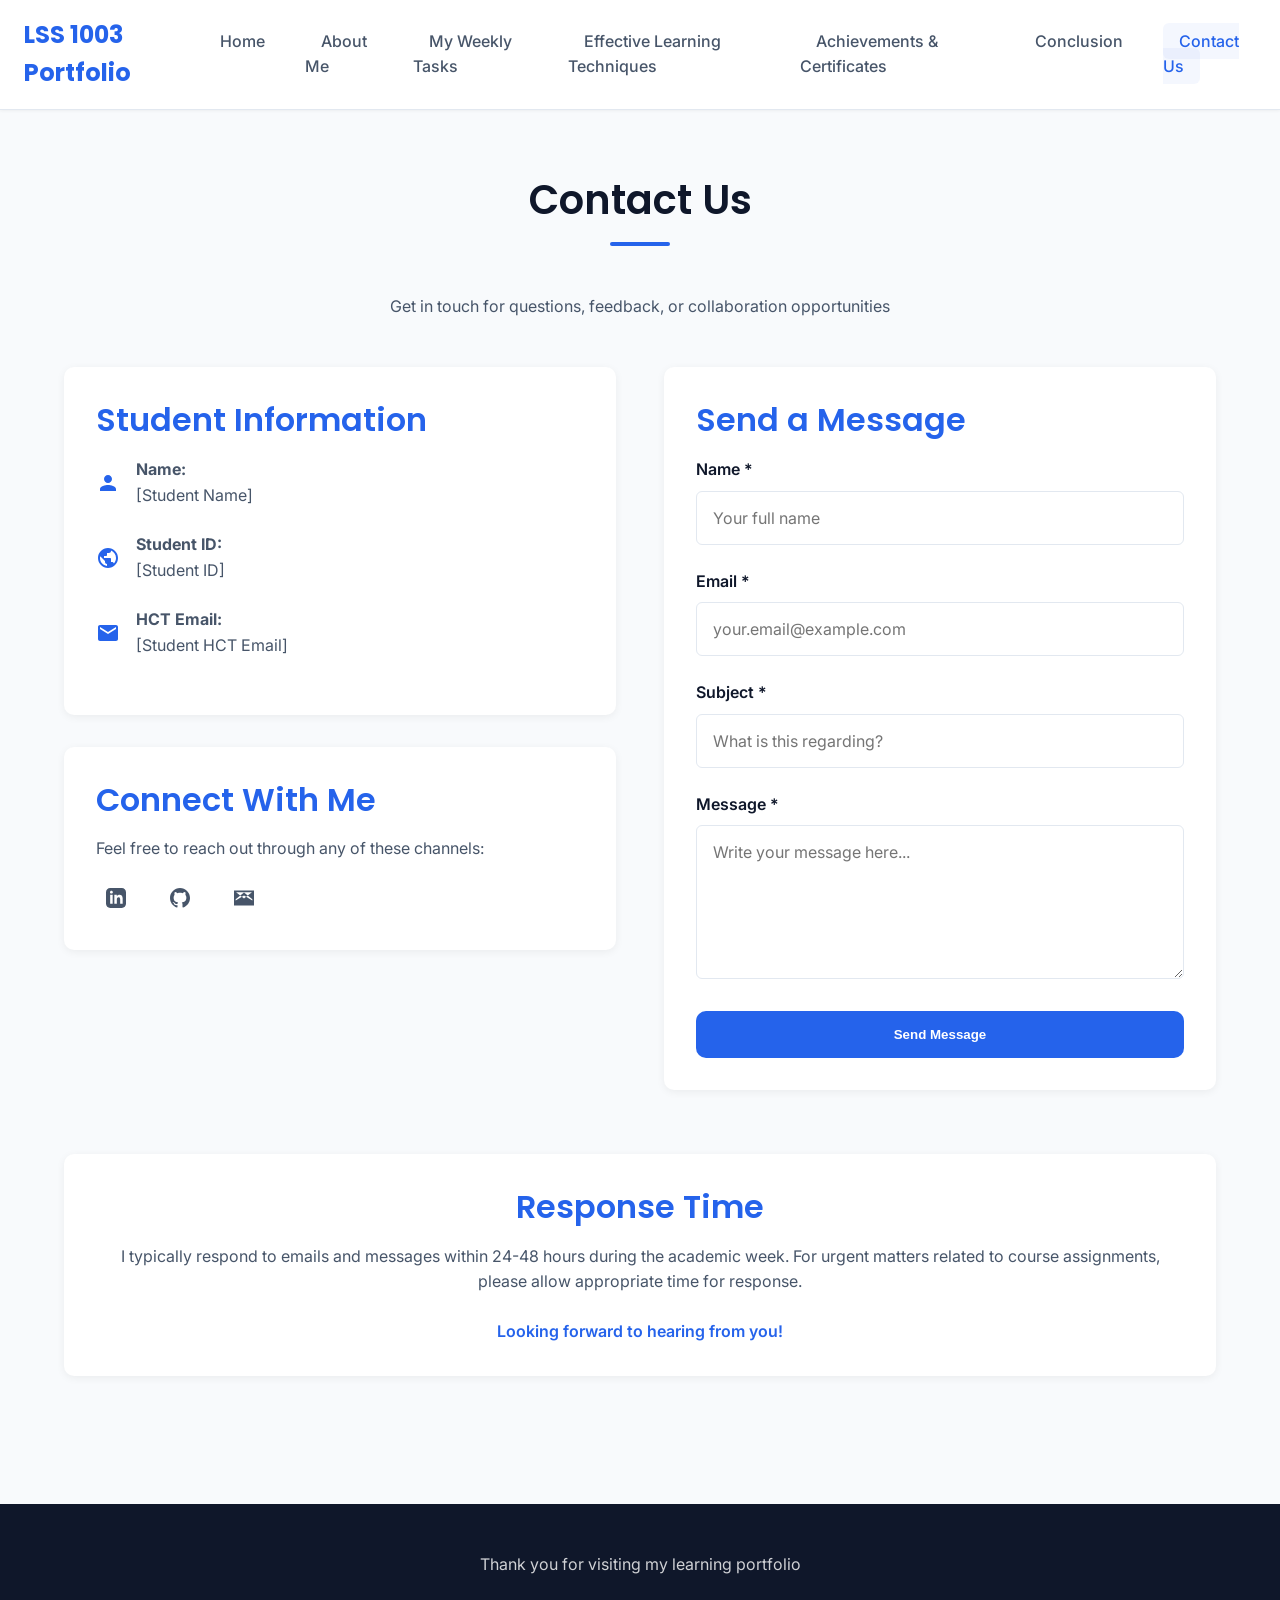
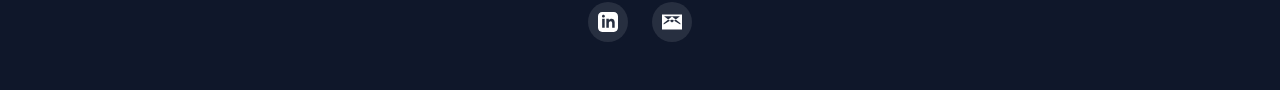
<file: lss-portfolio/contact.html>
<!DOCTYPE html>
<html lang="en">
<head>
  <meta charset="UTF-8">
  <meta name="viewport" content="width=device-width, initial-scale=1.0">
  <meta name="description" content="Contact Us - LSS 1003 Learning Portfolio">
  <title>Contact Us | LSS 1003 Learning Portfolio</title>
  <link rel="stylesheet" href="style.css">
  <link rel="preconnect" href="https://fonts.googleapis.com">
  <link rel="preconnect" href="https://fonts.gstatic.com" crossorigin>
  <link href="https://fonts.googleapis.com/css2?family=Inter:wght@400;500;600&family=Poppins:wght@600;700&display=swap" rel="stylesheet">
</head>
<body>
  <!-- Header & Navigation -->
  <header class="header" role="banner">
    <nav class="nav" aria-label="Main navigation">
      <a href="index.html" class="nav-brand">LSS 1003 Portfolio</a>
      <div class="hamburger" aria-label="Toggle navigation menu" aria-expanded="false">
        <span></span>
        <span></span>
        <span></span>
      </div>
      <ul class="nav-menu">
        <li><a href="index.html" class="nav-link">Home</a></li>
        <li><a href="about.html" class="nav-link">About Me</a></li>
        <li><a href="weekly-tasks.html" class="nav-link">My Weekly Tasks</a></li>
        <li><a href="learning-techniques.html" class="nav-link">Effective Learning Techniques</a></li>
        <li><a href="achievements.html" class="nav-link">Achievements & Certificates</a></li>
        <li><a href="conclusion.html" class="nav-link">Conclusion</a></li>
        <li><a href="contact.html" class="nav-link active">Contact Us</a></li>
      </ul>
    </nav>
  </header>

  <!-- Main Content -->
  <main role="main">
    <section class="section" aria-labelledby="page-title">
      <div class="container">
        <h1 id="page-title" class="section-title">Contact Us</h1>
        <p class="text-center mb-lg" style="color: var(--secondary-text); max-width: 800px; margin: 0 auto 3rem;">Get in touch for questions, feedback, or collaboration opportunities</p>
        
        <div class="two-column">
          <!-- Left Column: Contact Information -->
          <div>
            <article class="card mb-lg">
              <h2 class="card-title">Student Information</h2>
              <div class="card-content">
                <div class="contact-info-item">
                  <svg class="contact-icon" fill="currentColor" viewBox="0 0 24 24"><path d="M12 12c2.21 0 4-1.79 4-4s-1.79-4-4-4-4 1.79-4 4 1.79 4 4 4zm0 2c-2.67 0-8 1.34-8 4v2h16v-2c0-2.66-5.33-4-8-4z"/></svg>
                  <div>
                    <strong>Name:</strong><br>
                    [Student Name]
                  </div>
                </div>
                
                <div class="contact-info-item">
                  <svg class="contact-icon" fill="currentColor" viewBox="0 0 24 24"><path d="M12 2C6.48 2 2 6.48 2 12s4.48 10 10 10 10-4.48 10-10S17.52 2 12 2zm-1 17.93c-3.95-.49-7-3.85-7-7.93 0-.62.08-1.21.21-1.79L9 15v1c0 1.1.9 2 2 2v1.93zm6.9-2.54c-.26-.81-1-1.39-1.9-1.39h-1v-3c0-.55-.45-1-1-1H8v-2h2c.55 0 1-.45 1-1V7h2c1.1 0 2-.9 2-2v-.41c2.93 1.19 5 4.06 5 7.41 0 2.08-.8 3.97-2.1 5.39z"/></svg>
                  <div>
                    <strong>Student ID:</strong><br>
                    [Student ID]
                  </div>
                </div>
                
                <div class="contact-info-item">
                  <svg class="contact-icon" fill="currentColor" viewBox="0 0 24 24"><path d="M20 4H4c-1.1 0-1.99.9-1.99 2L2 18c0 1.1.9 2 2 2h16c1.1 0 2-.9 2-2V6c0-1.1-.9-2-2-2zm0 4l-8 5-8-5V6l8 5 8-5v2z"/></svg>
                  <div>
                    <strong>HCT Email:</strong><br>
                    [Student HCT Email]
                  </div>
                </div>
              </div>
            </article>
            
            <article class="card">
              <h2 class="card-title">Connect With Me</h2>
              <div class="card-content">
                <p style="margin-bottom: 1rem; color: var(--secondary-text);">Feel free to reach out through any of these channels:</p>
                <div class="social-links" style="justify-content: flex-start;">
                  <a href="#" class="social-link" aria-label="LinkedIn">
                    <svg width="20" height="20" fill="currentColor" viewBox="0 0 24 24"><path d="M19 0h-14c-2.761 0-5 2.239-5 5v14c0 2.761 2.239 5 5 5h14c2.762 0 5-2.239 5-5v-14c0-2.761-2.238-5-5-5zm-11 19h-3v-11h3v11zm-1.5-12.268c-.966 0-1.75-.79-1.75-1.764s.784-1.764 1.75-1.764 1.75.79 1.75 1.764-.783 1.764-1.75 1.764zm13.5 12.268h-3v-5.604c0-3.368-4-3.113-4 0v5.604h-3v-11h3v1.765c1.396-2.586 7-2.777 7 2.476v6.759z"/></svg>
                  </a>
                  <a href="#" class="social-link" aria-label="GitHub">
                    <svg width="20" height="20" fill="currentColor" viewBox="0 0 24 24"><path d="M12 0c-6.626 0-12 5.373-12 12 0 5.302 3.438 9.8 8.207 11.387.599.111.793-.261.793-.577v-2.234c-3.338.726-4.033-1.416-4.033-1.416-.546-1.387-1.333-1.756-1.333-1.756-1.089-.745.083-.729.083-.729 1.205.084 1.839 1.237 1.839 1.237 1.07 1.834 2.807 1.304 3.492.997.107-.775.418-1.305.762-1.604-2.665-.305-5.467-1.334-5.467-5.931 0-1.311.469-2.381 1.236-3.221-.124-.303-.535-1.524.117-3.176 0 0 1.008-.322 3.301 1.23.957-.266 1.983-.399 3.003-.404 1.02.005 2.047.138 3.006.404 2.291-1.552 3.297-1.23 3.297-1.23.653 1.653.242 2.874.118 3.176.77.84 1.235 1.911 1.235 3.221 0 4.609-2.807 5.624-5.479 5.921.43.372.823 1.102.823 2.222v3.293c0 .319.192.694.801.576 4.765-1.589 8.199-6.086 8.199-11.386 0-6.627-5.373-12-12-12z"/></svg>
                  </a>
                  <a href="#" class="social-link" aria-label="Email">
                    <svg width="20" height="20" fill="currentColor" viewBox="0 0 24 24"><path d="M0 3v18h24v-18h-24zm21.518 2l-9.518 7.713-9.518-7.713h19.036zm-19.518 10v-1.535l10-8.104 10 8.104v1.535l-10-5.864-10 5.864z"/></svg>
                  </a>
                </div>
              </div>
            </article>
          </div>
          
          <!-- Right Column: Contact Form -->
          <div>
            <article class="card">
              <h2 class="card-title">Send a Message</h2>
              <form class="contact-form" action="#" method="POST" aria-label="Contact form">
                <div class="form-group">
                  <label for="name" class="form-label">Name *</label>
                  <input type="text" id="name" name="name" class="form-input" required placeholder="Your full name" autocomplete="name">
                </div>
                
                <div class="form-group">
                  <label for="email" class="form-label">Email *</label>
                  <input type="email" id="email" name="email" class="form-input" required placeholder="your.email@example.com" autocomplete="email">
                </div>
                
                <div class="form-group">
                  <label for="subject" class="form-label">Subject *</label>
                  <input type="text" id="subject" name="subject" class="form-input" required placeholder="What is this regarding?">
                </div>
                
                <div class="form-group">
                  <label for="message" class="form-label">Message *</label>
                  <textarea id="message" name="message" class="form-textarea" required placeholder="Write your message here..." rows="6"></textarea>
                </div>
                
                <button type="submit" class="btn" style="width: 100%;">Send Message</button>
              </form>
            </article>
          </div>
        </div>
      </div>
    </section>
    
    <!-- Additional Info Section -->
    <section class="section" aria-labelledby="info-title">
      <div class="container">
        <div class="card text-center">
          <h2 id="info-title" class="card-title">Response Time</h2>
          <div class="card-content">
            <p>I typically respond to emails and messages within 24-48 hours during the academic week. For urgent matters related to course assignments, please allow appropriate time for response.</p>
            <p class="mt-md" style="color: var(--accent); font-weight: 600;">Looking forward to hearing from you!</p>
          </div>
        </div>
      </div>
    </section>
  </main>

  <!-- Footer -->
  <footer class="footer" role="contentinfo">
    <div class="container footer-content">
      <p class="footer-text">Thank you for visiting my learning portfolio</p>
      <div class="social-links">
        <a href="#" class="social-link" aria-label="LinkedIn">
          <svg width="20" height="20" fill="currentColor" viewBox="0 0 24 24"><path d="M19 0h-14c-2.761 0-5 2.239-5 5v14c0 2.761 2.239 5 5 5h14c2.762 0 5-2.239 5-5v-14c0-2.761-2.238-5-5-5zm-11 19h-3v-11h3v11zm-1.5-12.268c-.966 0-1.75-.79-1.75-1.764s.784-1.764 1.75-1.764 1.75.79 1.75 1.764-.783 1.764-1.75 1.764zm13.5 12.268h-3v-5.604c0-3.368-4-3.113-4 0v5.604h-3v-11h3v1.765c1.396-2.586 7-2.777 7 2.476v6.759z"/></svg>
        </a>
        <a href="#" class="social-link" aria-label="Email">
          <svg width="20" height="20" fill="currentColor" viewBox="0 0 24 24"><path d="M0 3v18h24v-18h-24zm21.518 2l-9.518 7.713-9.518-7.713h19.036zm-19.518 10v-1.535l10-8.104 10 8.104v1.535l-10-5.864-10 5.864z"/></svg>
        </a>
      </div>
    </div>
  </footer>

  <script src="script.js"></script>
</body>
</html>
</file>
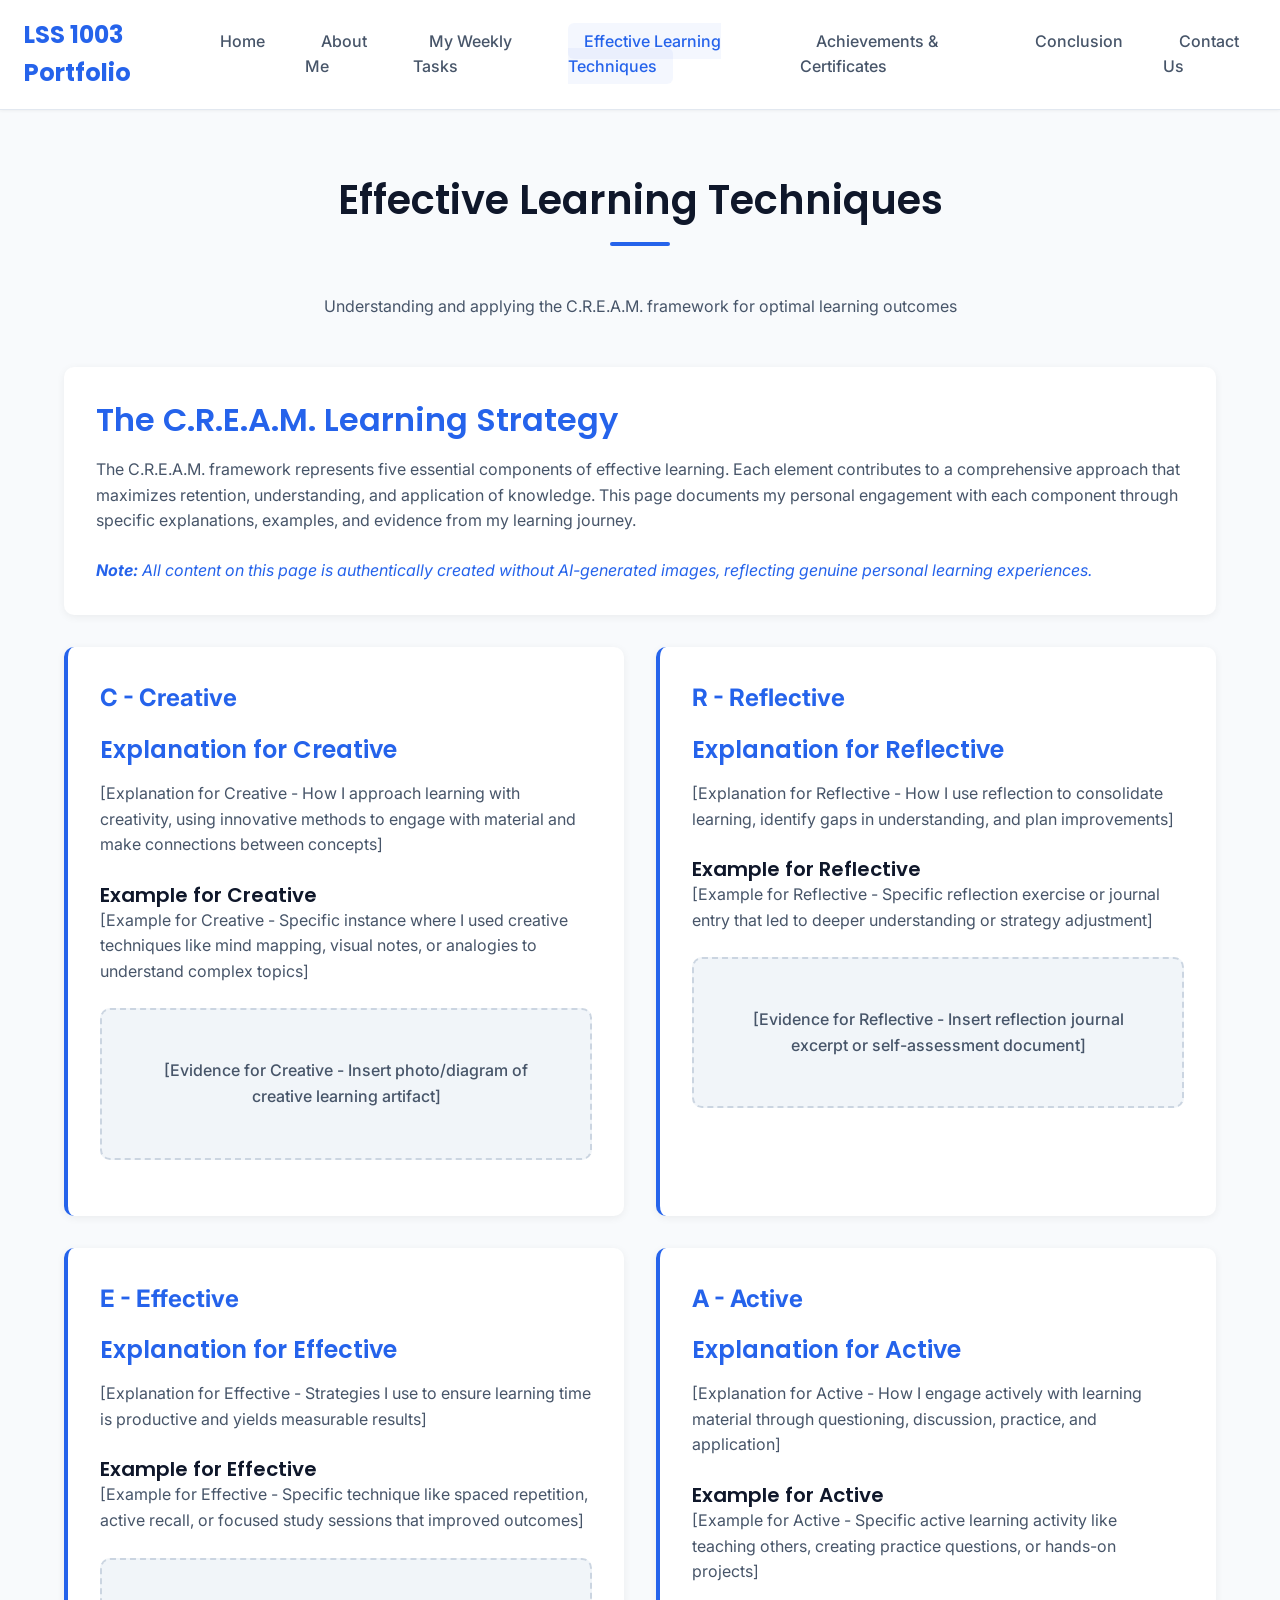
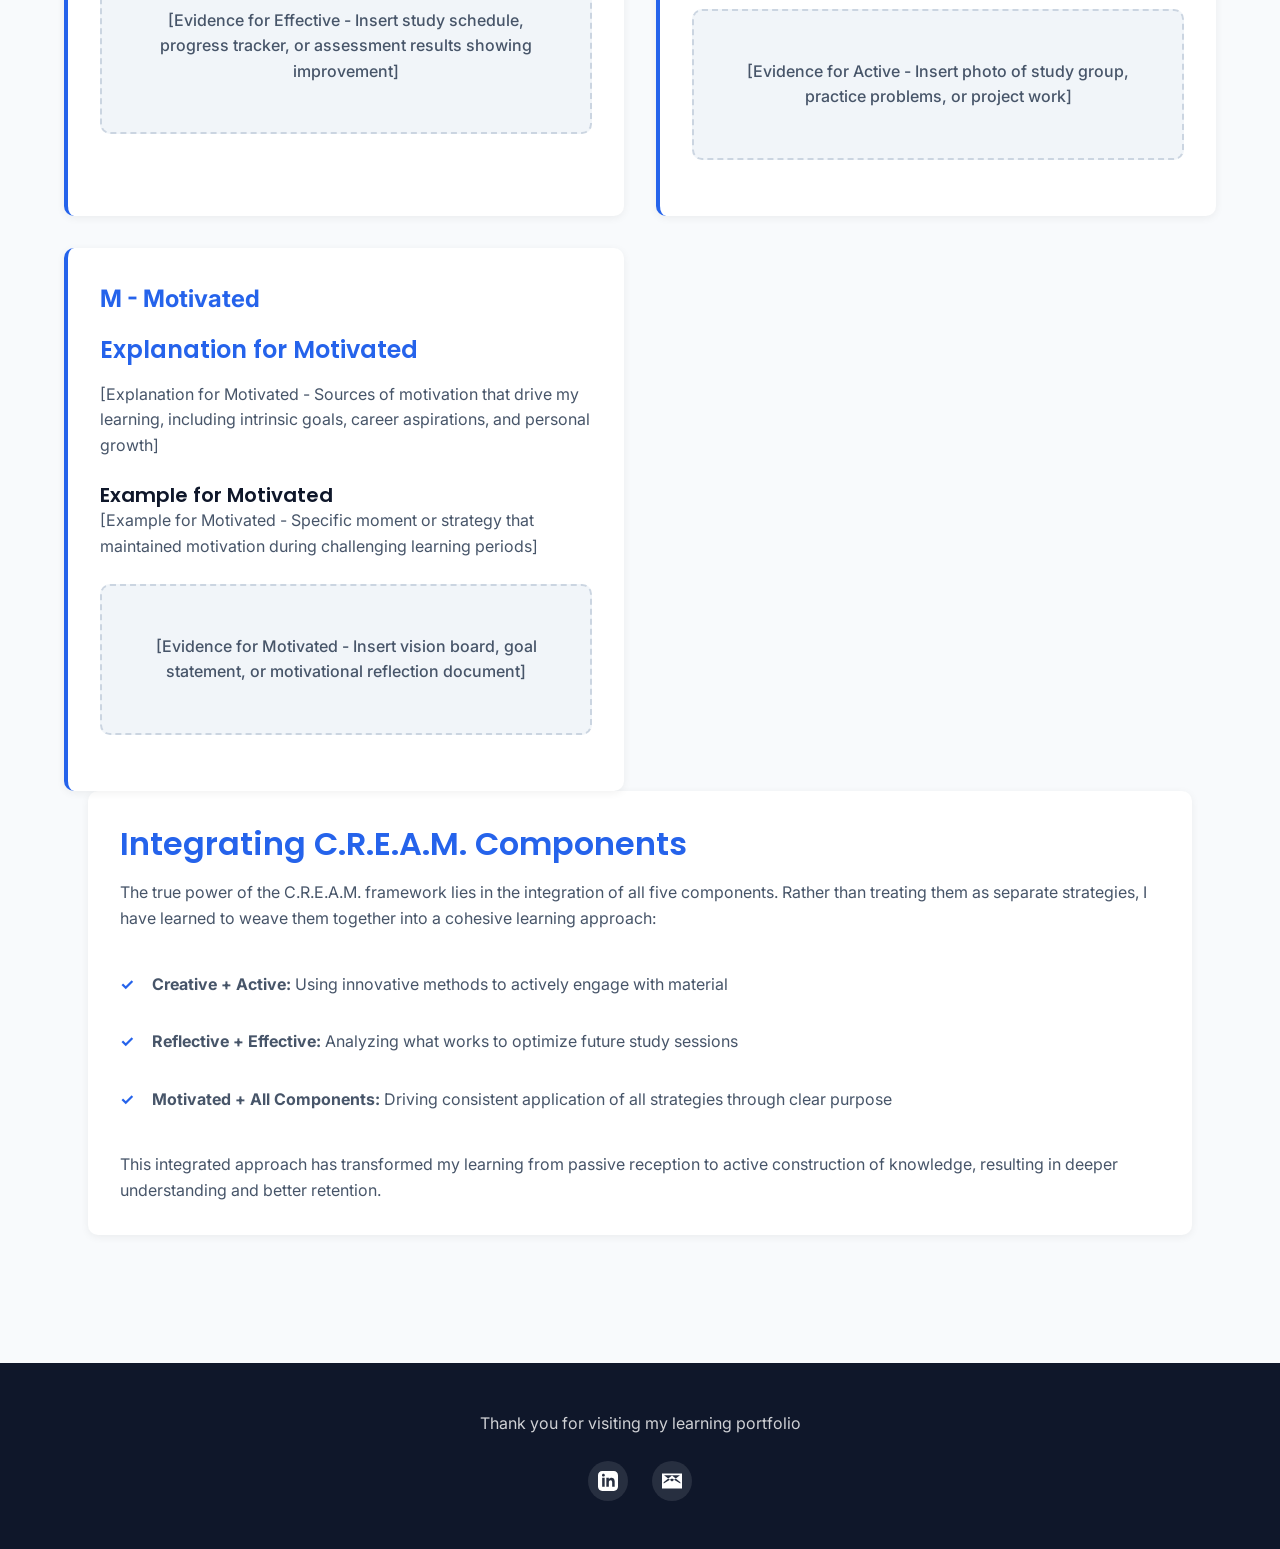
<file: lss-portfolio/learning-techniques.html>
<!DOCTYPE html>
<html lang="en">
<head>
  <meta charset="UTF-8">
  <meta name="viewport" content="width=device-width, initial-scale=1.0">
  <meta name="description" content="Effective Learning Techniques - LSS 1003 Learning Portfolio">
  <title>Effective Learning Techniques | LSS 1003 Learning Portfolio</title>
  <link rel="stylesheet" href="style.css">
  <link rel="preconnect" href="https://fonts.googleapis.com">
  <link rel="preconnect" href="https://fonts.gstatic.com" crossorigin>
  <link href="https://fonts.googleapis.com/css2?family=Inter:wght@400;500;600&family=Poppins:wght@600;700&display=swap" rel="stylesheet">
</head>
<body>
  <!-- Header & Navigation -->
  <header class="header" role="banner">
    <nav class="nav" aria-label="Main navigation">
      <a href="index.html" class="nav-brand">LSS 1003 Portfolio</a>
      <div class="hamburger" aria-label="Toggle navigation menu" aria-expanded="false">
        <span></span>
        <span></span>
        <span></span>
      </div>
      <ul class="nav-menu">
        <li><a href="index.html" class="nav-link">Home</a></li>
        <li><a href="about.html" class="nav-link">About Me</a></li>
        <li><a href="weekly-tasks.html" class="nav-link">My Weekly Tasks</a></li>
        <li><a href="learning-techniques.html" class="nav-link active">Effective Learning Techniques</a></li>
        <li><a href="achievements.html" class="nav-link">Achievements & Certificates</a></li>
        <li><a href="conclusion.html" class="nav-link">Conclusion</a></li>
        <li><a href="contact.html" class="nav-link">Contact Us</a></li>
      </ul>
    </nav>
  </header>

  <!-- Main Content -->
  <main role="main">
    <section class="section" aria-labelledby="page-title">
      <div class="container">
        <h1 id="page-title" class="section-title">Effective Learning Techniques</h1>
        <p class="text-center mb-lg" style="color: var(--secondary-text); max-width: 800px; margin: 0 auto 3rem;">Understanding and applying the C.R.E.A.M. framework for optimal learning outcomes</p>
        
        <!-- C.R.E.A.M. Framework Introduction -->
        <div class="card mb-lg">
          <h2 class="card-title">The C.R.E.A.M. Learning Strategy</h2>
          <div class="card-content">
            <p>The C.R.E.A.M. framework represents five essential components of effective learning. Each element contributes to a comprehensive approach that maximizes retention, understanding, and application of knowledge. This page documents my personal engagement with each component through specific explanations, examples, and evidence from my learning journey.</p>
            <p class="mt-md" style="font-style: italic; color: var(--accent);"><strong>Note:</strong> All content on this page is authentically created without AI-generated images, reflecting genuine personal learning experiences.</p>
          </div>
        </div>
        
        <!-- C.R.E.A.M. Components Grid -->
        <div class="grid grid-2">
          <!-- Creative -->
          <article class="card cream-card">
            <div class="cream-component">C - Creative</div>
            <h3 class="card-title">Explanation for Creative</h3>
            <div class="card-content">
              <p>[Explanation for Creative - How I approach learning with creativity, using innovative methods to engage with material and make connections between concepts]</p>
              
              <h4 class="mt-md">Example for Creative</h4>
              <p>[Example for Creative - Specific instance where I used creative techniques like mind mapping, visual notes, or analogies to understand complex topics]</p>
              
              <div class="task-evidence">
                <div class="placeholder-box">
                  [Evidence for Creative - Insert photo/diagram of creative learning artifact]
                </div>
              </div>
            </div>
          </article>
          
          <!-- Reflective -->
          <article class="card cream-card">
            <div class="cream-component">R - Reflective</div>
            <h3 class="card-title">Explanation for Reflective</h3>
            <div class="card-content">
              <p>[Explanation for Reflective - How I use reflection to consolidate learning, identify gaps in understanding, and plan improvements]</p>
              
              <h4 class="mt-md">Example for Reflective</h4>
              <p>[Example for Reflective - Specific reflection exercise or journal entry that led to deeper understanding or strategy adjustment]</p>
              
              <div class="task-evidence">
                <div class="placeholder-box">
                  [Evidence for Reflective - Insert reflection journal excerpt or self-assessment document]
                </div>
              </div>
            </div>
          </article>
          
          <!-- Effective -->
          <article class="card cream-card">
            <div class="cream-component">E - Effective</div>
            <h3 class="card-title">Explanation for Effective</h3>
            <div class="card-content">
              <p>[Explanation for Effective - Strategies I use to ensure learning time is productive and yields measurable results]</p>
              
              <h4 class="mt-md">Example for Effective</h4>
              <p>[Example for Effective - Specific technique like spaced repetition, active recall, or focused study sessions that improved outcomes]</p>
              
              <div class="task-evidence">
                <div class="placeholder-box">
                  [Evidence for Effective - Insert study schedule, progress tracker, or assessment results showing improvement]
                </div>
              </div>
            </div>
          </article>
          
          <!-- Active -->
          <article class="card cream-card">
            <div class="cream-component">A - Active</div>
            <h3 class="card-title">Explanation for Active</h3>
            <div class="card-content">
              <p>[Explanation for Active - How I engage actively with learning material through questioning, discussion, practice, and application]</p>
              
              <h4 class="mt-md">Example for Active</h4>
              <p>[Example for Active - Specific active learning activity like teaching others, creating practice questions, or hands-on projects]</p>
              
              <div class="task-evidence">
                <div class="placeholder-box">
                  [Evidence for Active - Insert photo of study group, practice problems, or project work]
                </div>
              </div>
            </div>
          </article>
          
          <!-- Motivated -->
          <article class="card cream-card">
            <div class="cream-component">M - Motivated</div>
            <h3 class="card-title">Explanation for Motivated</h3>
            <div class="card-content">
              <p>[Explanation for Motivated - Sources of motivation that drive my learning, including intrinsic goals, career aspirations, and personal growth]</p>
              
              <h4 class="mt-md">Example for Motivated</h4>
              <p>[Example for Motivated - Specific moment or strategy that maintained motivation during challenging learning periods]</p>
              
              <div class="task-evidence">
                <div class="placeholder-box">
                  [Evidence for Motivated - Insert vision board, goal statement, or motivational reflection document]
                </div>
              </div>
            </div>
          </article>
        </div>
        
        <!-- Integration Section -->
        <section class="section mt-xl" aria-labelledby="integration-title">
          <div class="container">
            <div class="card">
              <h2 id="integration-title" class="card-title">Integrating C.R.E.A.M. Components</h2>
              <div class="card-content">
                <p>The true power of the C.R.E.A.M. framework lies in the integration of all five components. Rather than treating them as separate strategies, I have learned to weave them together into a cohesive learning approach:</p>
                <ul class="featured-list mt-md">
                  <li><strong>Creative + Active:</strong> Using innovative methods to actively engage with material</li>
                  <li><strong>Reflective + Effective:</strong> Analyzing what works to optimize future study sessions</li>
                  <li><strong>Motivated + All Components:</strong> Driving consistent application of all strategies through clear purpose</li>
                </ul>
                <p class="mt-md">This integrated approach has transformed my learning from passive reception to active construction of knowledge, resulting in deeper understanding and better retention.</p>
              </div>
            </div>
          </div>
        </section>
      </div>
    </section>
  </main>

  <!-- Footer -->
  <footer class="footer" role="contentinfo">
    <div class="container footer-content">
      <p class="footer-text">Thank you for visiting my learning portfolio</p>
      <div class="social-links">
        <a href="#" class="social-link" aria-label="LinkedIn">
          <svg width="20" height="20" fill="currentColor" viewBox="0 0 24 24"><path d="M19 0h-14c-2.761 0-5 2.239-5 5v14c0 2.761 2.239 5 5 5h14c2.762 0 5-2.239 5-5v-14c0-2.761-2.238-5-5-5zm-11 19h-3v-11h3v11zm-1.5-12.268c-.966 0-1.75-.79-1.75-1.764s.784-1.764 1.75-1.764 1.75.79 1.75 1.764-.783 1.764-1.75 1.764zm13.5 12.268h-3v-5.604c0-3.368-4-3.113-4 0v5.604h-3v-11h3v1.765c1.396-2.586 7-2.777 7 2.476v6.759z"/></svg>
        </a>
        <a href="#" class="social-link" aria-label="Email">
          <svg width="20" height="20" fill="currentColor" viewBox="0 0 24 24"><path d="M0 3v18h24v-18h-24zm21.518 2l-9.518 7.713-9.518-7.713h19.036zm-19.518 10v-1.535l10-8.104 10 8.104v1.535l-10-5.864-10 5.864z"/></svg>
        </a>
      </div>
    </div>
  </footer>

  <script src="script.js"></script>
</body>
</html>
</file>
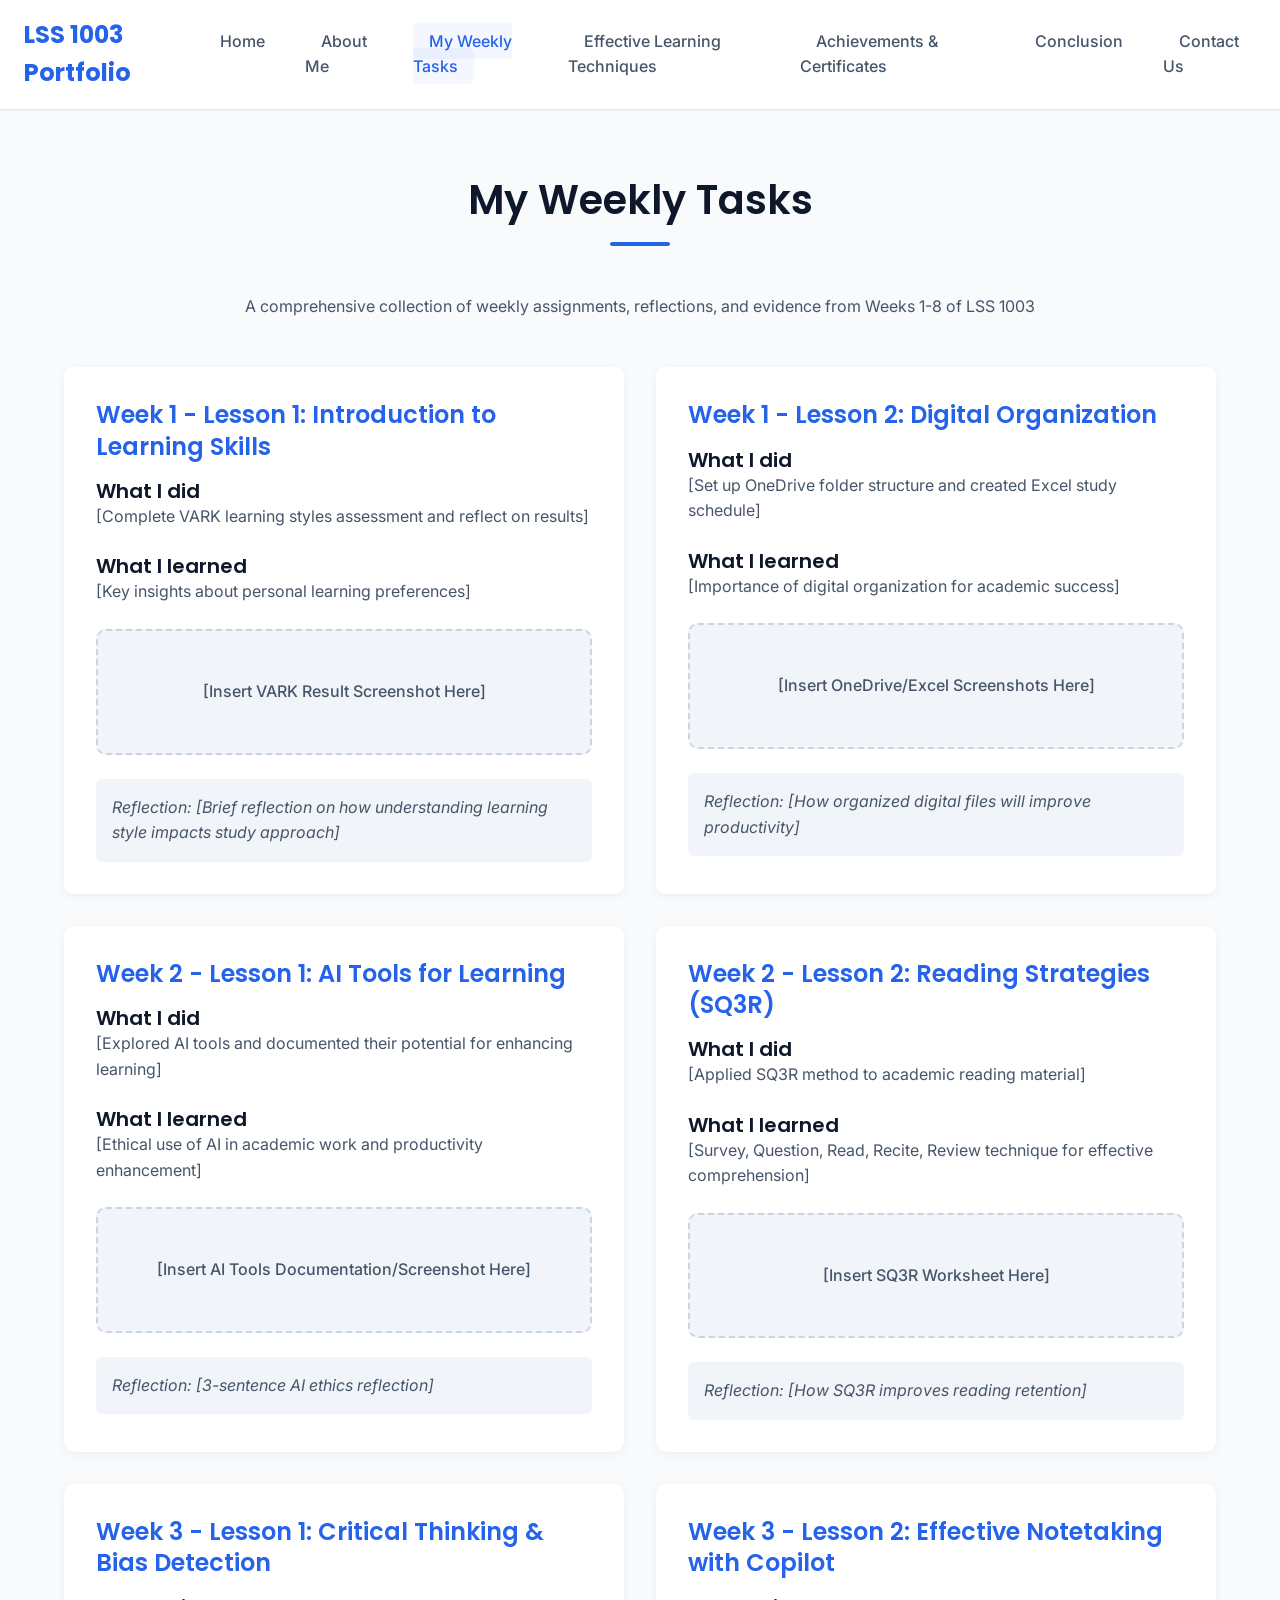
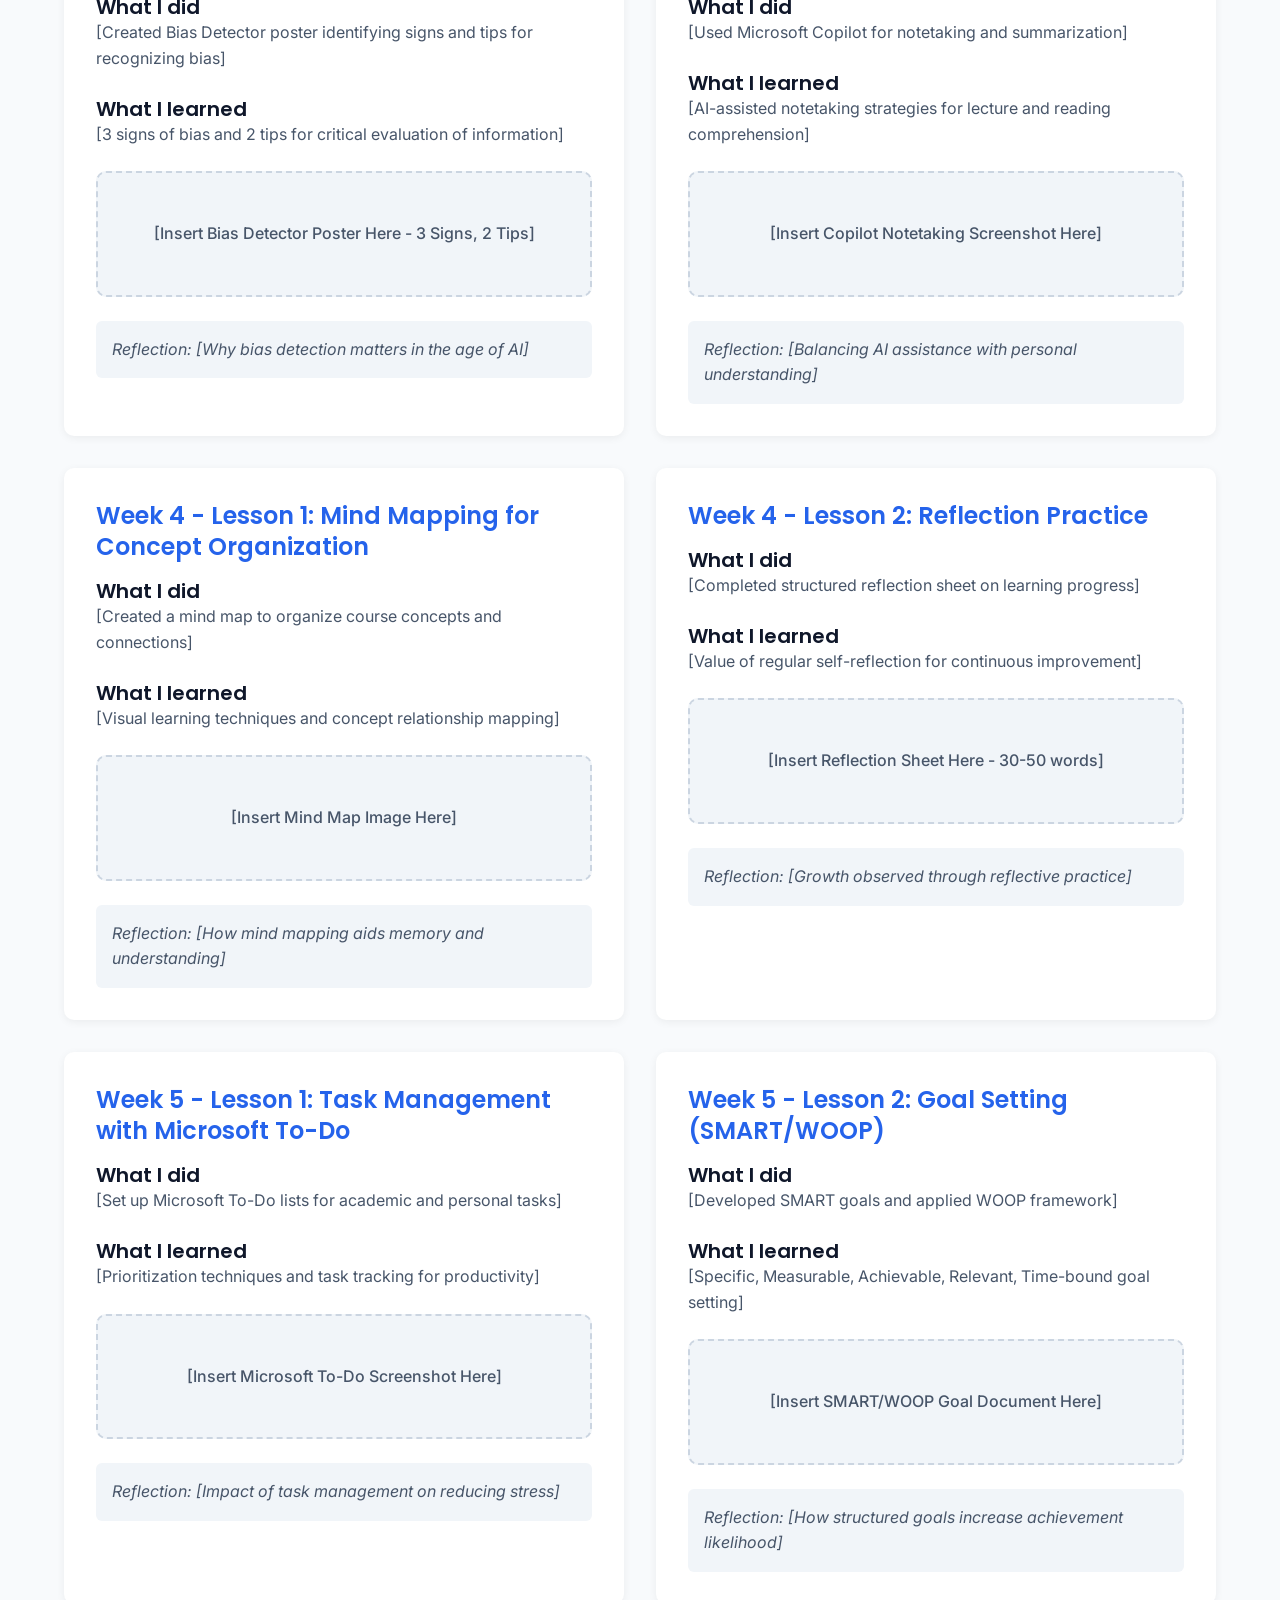
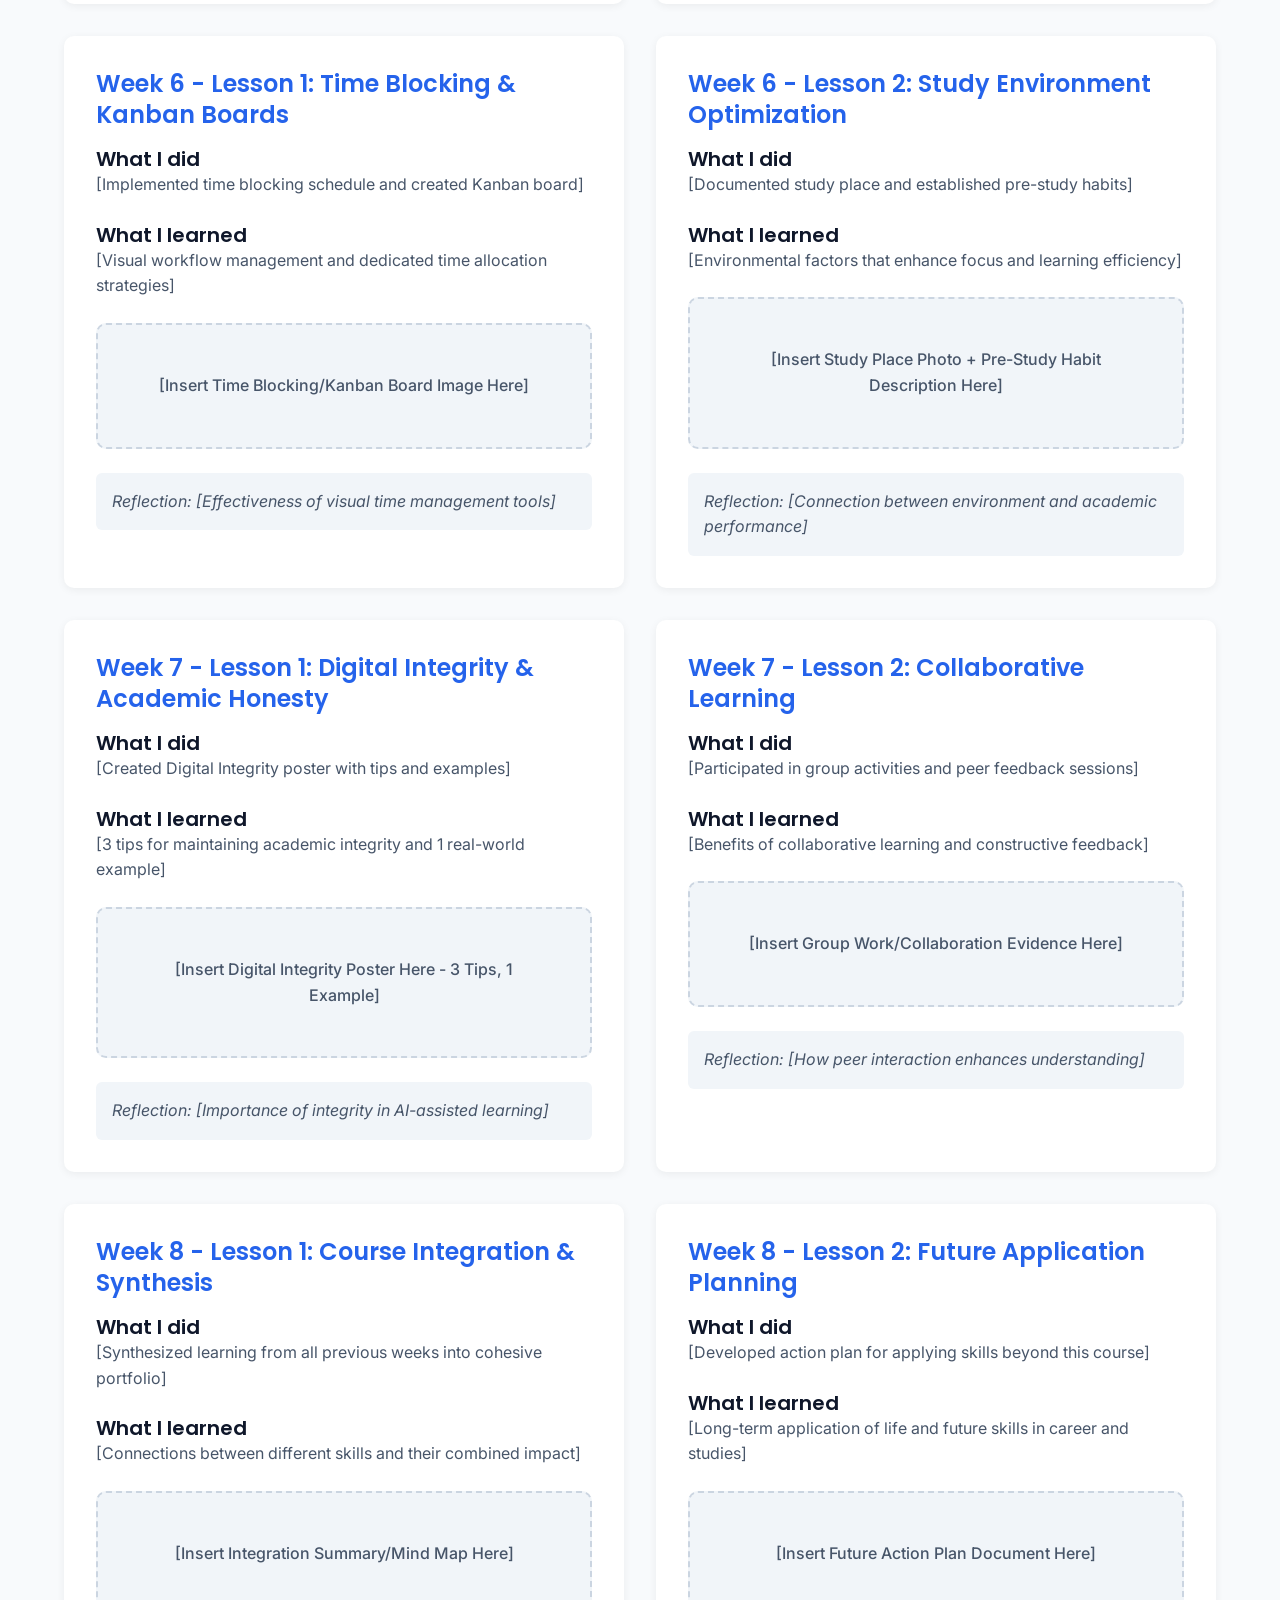
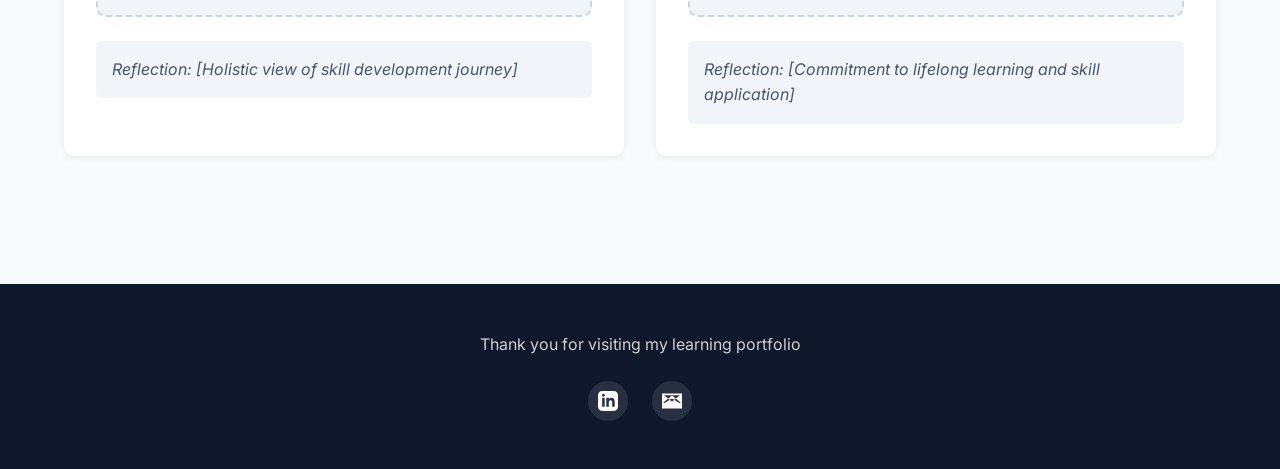
<file: lss-portfolio/weekly-tasks.html>
<!DOCTYPE html>
<html lang="en">
<head>
  <meta charset="UTF-8">
  <meta name="viewport" content="width=device-width, initial-scale=1.0">
  <meta name="description" content="My Weekly Tasks - LSS 1003 Learning Portfolio">
  <title>My Weekly Tasks | LSS 1003 Learning Portfolio</title>
  <link rel="stylesheet" href="style.css">
  <link rel="preconnect" href="https://fonts.googleapis.com">
  <link rel="preconnect" href="https://fonts.gstatic.com" crossorigin>
  <link href="https://fonts.googleapis.com/css2?family=Inter:wght@400;500;600&family=Poppins:wght@600;700&display=swap" rel="stylesheet">
</head>
<body>
  <!-- Header & Navigation -->
  <header class="header" role="banner">
    <nav class="nav" aria-label="Main navigation">
      <a href="index.html" class="nav-brand">LSS 1003 Portfolio</a>
      <div class="hamburger" aria-label="Toggle navigation menu" aria-expanded="false">
        <span></span>
        <span></span>
        <span></span>
      </div>
      <ul class="nav-menu">
        <li><a href="index.html" class="nav-link">Home</a></li>
        <li><a href="about.html" class="nav-link">About Me</a></li>
        <li><a href="weekly-tasks.html" class="nav-link active">My Weekly Tasks</a></li>
        <li><a href="learning-techniques.html" class="nav-link">Effective Learning Techniques</a></li>
        <li><a href="achievements.html" class="nav-link">Achievements & Certificates</a></li>
        <li><a href="conclusion.html" class="nav-link">Conclusion</a></li>
        <li><a href="contact.html" class="nav-link">Contact Us</a></li>
      </ul>
    </nav>
  </header>

  <!-- Main Content -->
  <main role="main">
    <section class="section" aria-labelledby="page-title">
      <div class="container">
        <h1 id="page-title" class="section-title">My Weekly Tasks</h1>
        <p class="text-center mb-lg" style="color: var(--secondary-text); max-width: 800px; margin: 0 auto 3rem;">A comprehensive collection of weekly assignments, reflections, and evidence from Weeks 1-8 of LSS 1003</p>
        
        <!-- Week 1 -->
        <div class="grid grid-2 mb-lg">
          <article class="card task-card">
            <h3 class="card-title">Week 1 - Lesson 1: Introduction to Learning Skills</h3>
            <div class="card-content">
              <h4>What I did</h4>
              <p>[Complete VARK learning styles assessment and reflect on results]</p>
              <h4 class="mt-md">What I learned</h4>
              <p>[Key insights about personal learning preferences]</p>
              <div class="task-evidence">
                <div class="placeholder-box">[Insert VARK Result Screenshot Here]</div>
              </div>
              <div class="task-reflection"><em>Reflection: [Brief reflection on how understanding learning style impacts study approach]</em></div>
            </div>
          </article>
          
          <article class="card task-card">
            <h3 class="card-title">Week 1 - Lesson 2: Digital Organization</h3>
            <div class="card-content">
              <h4>What I did</h4>
              <p>[Set up OneDrive folder structure and created Excel study schedule]</p>
              <h4 class="mt-md">What I learned</h4>
              <p>[Importance of digital organization for academic success]</p>
              <div class="task-evidence">
                <div class="placeholder-box">[Insert OneDrive/Excel Screenshots Here]</div>
              </div>
              <div class="task-reflection"><em>Reflection: [How organized digital files will improve productivity]</em></div>
            </div>
          </article>
        </div>
        
        <!-- Week 2 -->
        <div class="grid grid-2 mb-lg">
          <article class="card task-card">
            <h3 class="card-title">Week 2 - Lesson 1: AI Tools for Learning</h3>
            <div class="card-content">
              <h4>What I did</h4>
              <p>[Explored AI tools and documented their potential for enhancing learning]</p>
              <h4 class="mt-md">What I learned</h4>
              <p>[Ethical use of AI in academic work and productivity enhancement]</p>
              <div class="task-evidence">
                <div class="placeholder-box">[Insert AI Tools Documentation/Screenshot Here]</div>
              </div>
              <div class="task-reflection"><em>Reflection: [3-sentence AI ethics reflection]</em></div>
            </div>
          </article>
          
          <article class="card task-card">
            <h3 class="card-title">Week 2 - Lesson 2: Reading Strategies (SQ3R)</h3>
            <div class="card-content">
              <h4>What I did</h4>
              <p>[Applied SQ3R method to academic reading material]</p>
              <h4 class="mt-md">What I learned</h4>
              <p>[Survey, Question, Read, Recite, Review technique for effective comprehension]</p>
              <div class="task-evidence">
                <div class="placeholder-box">[Insert SQ3R Worksheet Here]</div>
              </div>
              <div class="task-reflection"><em>Reflection: [How SQ3R improves reading retention]</em></div>
            </div>
          </article>
        </div>
        
        <!-- Week 3 -->
        <div class="grid grid-2 mb-lg">
          <article class="card task-card">
            <h3 class="card-title">Week 3 - Lesson 1: Critical Thinking & Bias Detection</h3>
            <div class="card-content">
              <h4>What I did</h4>
              <p>[Created Bias Detector poster identifying signs and tips for recognizing bias]</p>
              <h4 class="mt-md">What I learned</h4>
              <p>[3 signs of bias and 2 tips for critical evaluation of information]</p>
              <div class="task-evidence">
                <div class="placeholder-box">[Insert Bias Detector Poster Here - 3 Signs, 2 Tips]</div>
              </div>
              <div class="task-reflection"><em>Reflection: [Why bias detection matters in the age of AI]</em></div>
            </div>
          </article>
          
          <article class="card task-card">
            <h3 class="card-title">Week 3 - Lesson 2: Effective Notetaking with Copilot</h3>
            <div class="card-content">
              <h4>What I did</h4>
              <p>[Used Microsoft Copilot for notetaking and summarization]</p>
              <h4 class="mt-md">What I learned</h4>
              <p>[AI-assisted notetaking strategies for lecture and reading comprehension]</p>
              <div class="task-evidence">
                <div class="placeholder-box">[Insert Copilot Notetaking Screenshot Here]</div>
              </div>
              <div class="task-reflection"><em>Reflection: [Balancing AI assistance with personal understanding]</em></div>
            </div>
          </article>
        </div>
        
        <!-- Week 4 -->
        <div class="grid grid-2 mb-lg">
          <article class="card task-card">
            <h3 class="card-title">Week 4 - Lesson 1: Mind Mapping for Concept Organization</h3>
            <div class="card-content">
              <h4>What I did</h4>
              <p>[Created a mind map to organize course concepts and connections]</p>
              <h4 class="mt-md">What I learned</h4>
              <p>[Visual learning techniques and concept relationship mapping]</p>
              <div class="task-evidence">
                <div class="placeholder-box">[Insert Mind Map Image Here]</div>
              </div>
              <div class="task-reflection"><em>Reflection: [How mind mapping aids memory and understanding]</em></div>
            </div>
          </article>
          
          <article class="card task-card">
            <h3 class="card-title">Week 4 - Lesson 2: Reflection Practice</h3>
            <div class="card-content">
              <h4>What I did</h4>
              <p>[Completed structured reflection sheet on learning progress]</p>
              <h4 class="mt-md">What I learned</h4>
              <p>[Value of regular self-reflection for continuous improvement]</p>
              <div class="task-evidence">
                <div class="placeholder-box">[Insert Reflection Sheet Here - 30-50 words]</div>
              </div>
              <div class="task-reflection"><em>Reflection: [Growth observed through reflective practice]</em></div>
            </div>
          </article>
        </div>
        
        <!-- Week 5 -->
        <div class="grid grid-2 mb-lg">
          <article class="card task-card">
            <h3 class="card-title">Week 5 - Lesson 1: Task Management with Microsoft To-Do</h3>
            <div class="card-content">
              <h4>What I did</h4>
              <p>[Set up Microsoft To-Do lists for academic and personal tasks]</p>
              <h4 class="mt-md">What I learned</h4>
              <p>[Prioritization techniques and task tracking for productivity]</p>
              <div class="task-evidence">
                <div class="placeholder-box">[Insert Microsoft To-Do Screenshot Here]</div>
              </div>
              <div class="task-reflection"><em>Reflection: [Impact of task management on reducing stress]</em></div>
            </div>
          </article>
          
          <article class="card task-card">
            <h3 class="card-title">Week 5 - Lesson 2: Goal Setting (SMART/WOOP)</h3>
            <div class="card-content">
              <h4>What I did</h4>
              <p>[Developed SMART goals and applied WOOP framework]</p>
              <h4 class="mt-md">What I learned</h4>
              <p>[Specific, Measurable, Achievable, Relevant, Time-bound goal setting]</p>
              <div class="task-evidence">
                <div class="placeholder-box">[Insert SMART/WOOP Goal Document Here]</div>
              </div>
              <div class="task-reflection"><em>Reflection: [How structured goals increase achievement likelihood]</em></div>
            </div>
          </article>
        </div>
        
        <!-- Week 6 -->
        <div class="grid grid-2 mb-lg">
          <article class="card task-card">
            <h3 class="card-title">Week 6 - Lesson 1: Time Blocking & Kanban Boards</h3>
            <div class="card-content">
              <h4>What I did</h4>
              <p>[Implemented time blocking schedule and created Kanban board]</p>
              <h4 class="mt-md">What I learned</h4>
              <p>[Visual workflow management and dedicated time allocation strategies]</p>
              <div class="task-evidence">
                <div class="placeholder-box">[Insert Time Blocking/Kanban Board Image Here]</div>
              </div>
              <div class="task-reflection"><em>Reflection: [Effectiveness of visual time management tools]</em></div>
            </div>
          </article>
          
          <article class="card task-card">
            <h3 class="card-title">Week 6 - Lesson 2: Study Environment Optimization</h3>
            <div class="card-content">
              <h4>What I did</h4>
              <p>[Documented study place and established pre-study habits]</p>
              <h4 class="mt-md">What I learned</h4>
              <p>[Environmental factors that enhance focus and learning efficiency]</p>
              <div class="task-evidence">
                <div class="placeholder-box">[Insert Study Place Photo + Pre-Study Habit Description Here]</div>
              </div>
              <div class="task-reflection"><em>Reflection: [Connection between environment and academic performance]</em></div>
            </div>
          </article>
        </div>
        
        <!-- Week 7 -->
        <div class="grid grid-2 mb-lg">
          <article class="card task-card">
            <h3 class="card-title">Week 7 - Lesson 1: Digital Integrity & Academic Honesty</h3>
            <div class="card-content">
              <h4>What I did</h4>
              <p>[Created Digital Integrity poster with tips and examples]</p>
              <h4 class="mt-md">What I learned</h4>
              <p>[3 tips for maintaining academic integrity and 1 real-world example]</p>
              <div class="task-evidence">
                <div class="placeholder-box">[Insert Digital Integrity Poster Here - 3 Tips, 1 Example]</div>
              </div>
              <div class="task-reflection"><em>Reflection: [Importance of integrity in AI-assisted learning]</em></div>
            </div>
          </article>
          
          <article class="card task-card">
            <h3 class="card-title">Week 7 - Lesson 2: Collaborative Learning</h3>
            <div class="card-content">
              <h4>What I did</h4>
              <p>[Participated in group activities and peer feedback sessions]</p>
              <h4 class="mt-md">What I learned</h4>
              <p>[Benefits of collaborative learning and constructive feedback]</p>
              <div class="task-evidence">
                <div class="placeholder-box">[Insert Group Work/Collaboration Evidence Here]</div>
              </div>
              <div class="task-reflection"><em>Reflection: [How peer interaction enhances understanding]</em></div>
            </div>
          </article>
        </div>
        
        <!-- Week 8 -->
        <div class="grid grid-2 mb-lg">
          <article class="card task-card">
            <h3 class="card-title">Week 8 - Lesson 1: Course Integration & Synthesis</h3>
            <div class="card-content">
              <h4>What I did</h4>
              <p>[Synthesized learning from all previous weeks into cohesive portfolio]</p>
              <h4 class="mt-md">What I learned</h4>
              <p>[Connections between different skills and their combined impact]</p>
              <div class="task-evidence">
                <div class="placeholder-box">[Insert Integration Summary/Mind Map Here]</div>
              </div>
              <div class="task-reflection"><em>Reflection: [Holistic view of skill development journey]</em></div>
            </div>
          </article>
          
          <article class="card task-card">
            <h3 class="card-title">Week 8 - Lesson 2: Future Application Planning</h3>
            <div class="card-content">
              <h4>What I did</h4>
              <p>[Developed action plan for applying skills beyond this course]</p>
              <h4 class="mt-md">What I learned</h4>
              <p>[Long-term application of life and future skills in career and studies]</p>
              <div class="task-evidence">
                <div class="placeholder-box">[Insert Future Action Plan Document Here]</div>
              </div>
              <div class="task-reflection"><em>Reflection: [Commitment to lifelong learning and skill application]</em></div>
            </div>
          </article>
        </div>
      </div>
    </section>
  </main>

  <!-- Footer -->
  <footer class="footer" role="contentinfo">
    <div class="container footer-content">
      <p class="footer-text">Thank you for visiting my learning portfolio</p>
      <div class="social-links">
        <a href="#" class="social-link" aria-label="LinkedIn">
          <svg width="20" height="20" fill="currentColor" viewBox="0 0 24 24"><path d="M19 0h-14c-2.761 0-5 2.239-5 5v14c0 2.761 2.239 5 5 5h14c2.762 0 5-2.239 5-5v-14c0-2.761-2.238-5-5-5zm-11 19h-3v-11h3v11zm-1.5-12.268c-.966 0-1.75-.79-1.75-1.764s.784-1.764 1.75-1.764 1.75.79 1.75 1.764-.783 1.764-1.75 1.764zm13.5 12.268h-3v-5.604c0-3.368-4-3.113-4 0v5.604h-3v-11h3v1.765c1.396-2.586 7-2.777 7 2.476v6.759z"/></svg>
        </a>
        <a href="#" class="social-link" aria-label="Email">
          <svg width="20" height="20" fill="currentColor" viewBox="0 0 24 24"><path d="M0 3v18h24v-18h-24zm21.518 2l-9.518 7.713-9.518-7.713h19.036zm-19.518 10v-1.535l10-8.104 10 8.104v1.535l-10-5.864-10 5.864z"/></svg>
        </a>
      </div>
    </div>
  </footer>

  <script src="script.js"></script>
</body>
</html>
</file>
<file: lss-portfolio/style.css>
/* ========================================
   LSS 1003 - Life and Future Skills
   Academic E-Portfolio Stylesheet
   Design 5 Adaptation - Modern, Clean, Card-Based
   ======================================== */

:root {
  /* Color Palette */
  --primary-text: #0F172A;
  --secondary-text: #475569;
  --background: #F8FAFC;
  --card-bg: #FFFFFF;
  --accent: #2563EB;
  --accent-hover: #1D4ED8;
  --border: #E2E8F0;
  --placeholder-bg: #F1F5F9;
  --placeholder-border: #CBD5E1;
  
  /* Typography */
  --font-primary: 'Inter', system-ui, -apple-system, sans-serif;
  --font-heading: 'Poppins', system-ui, -apple-system, sans-serif;
  
  /* Spacing */
  --spacing-xs: 0.5rem;
  --spacing-sm: 1rem;
  --spacing-md: 1.5rem;
  --spacing-lg: 2rem;
  --spacing-xl: 3rem;
  --spacing-xxl: 4rem;
  
  /* Shadows */
  --shadow-sm: 0 1px 3px rgba(0, 0, 0, 0.05);
  --shadow-md: 0 2px 8px rgba(0, 0, 0, 0.06);
  --shadow-lg: 0 4px 16px rgba(0, 0, 0, 0.08);
  --shadow-hover: 0 8px 24px rgba(0, 0, 0, 0.12);
  
  /* Border Radius */
  --radius-sm: 6px;
  --radius-md: 10px;
  --radius-lg: 16px;
  --radius-full: 9999px;
  
  /* Transitions */
  --transition-fast: 0.2s ease;
  --transition-normal: 0.3s ease;
}

/* Reset & Base */
*, *::before, *::after {
  margin: 0;
  padding: 0;
  box-sizing: border-box;
}

html {
  scroll-behavior: smooth;
}

body {
  font-family: var(--font-primary);
  color: var(--primary-text);
  background-color: var(--background);
  line-height: 1.6;
  font-size: 16px;
  -webkit-font-smoothing: antialiased;
  -moz-osx-font-smoothing: grayscale;
}

img {
  max-width: 100%;
  height: auto;
  display: block;
}

a {
  text-decoration: none;
  color: inherit;
  transition: color var(--transition-fast);
}

ul {
  list-style: none;
}

/* Typography */
h1, h2, h3, h4, h5, h6 {
  font-family: var(--font-heading);
  font-weight: 600;
  line-height: 1.3;
  color: var(--primary-text);
}

h1 { font-size: 2.5rem; }
h2 { font-size: 2rem; }
h3 { font-size: 1.5rem; }
h4 { font-size: 1.25rem; }

@media (max-width: 768px) {
  h1 { font-size: 2rem; }
  h2 { font-size: 1.75rem; }
  h3 { font-size: 1.25rem; }
}

/* Container */
.container {
  width: 100%;
  max-width: 1200px;
  margin: 0 auto;
  padding: 0 var(--spacing-md);
}

/* Header & Navigation */
.header {
  position: sticky;
  top: 0;
  z-index: 1000;
  background-color: var(--card-bg);
  border-bottom: 1px solid var(--border);
  box-shadow: var(--shadow-sm);
}

.nav {
  display: flex;
  justify-content: space-between;
  align-items: center;
  padding: var(--spacing-sm) var(--spacing-md);
  max-width: 1400px;
  margin: 0 auto;
}

.nav-brand {
  font-family: var(--font-heading);
  font-size: 1.5rem;
  font-weight: 700;
  color: var(--accent);
}

.nav-menu {
  display: flex;
  gap: var(--spacing-md);
}

.nav-link {
  font-weight: 500;
  color: var(--secondary-text);
  padding: var(--spacing-xs) var(--spacing-sm);
  border-radius: var(--radius-sm);
  transition: all var(--transition-fast);
}

.nav-link:hover,
.nav-link.active {
  color: var(--accent);
  background-color: rgba(37, 99, 235, 0.05);
}

.hamburger {
  display: none;
  flex-direction: column;
  cursor: pointer;
  gap: 4px;
}

.hamburger span {
  width: 25px;
  height: 3px;
  background-color: var(--primary-text);
  border-radius: 2px;
  transition: all var(--transition-fast);
}

/* Hero Section */
.hero {
  background: linear-gradient(135deg, #667eea 0%, #764ba2 100%);
  color: white;
  padding: var(--spacing-xxl) 0;
  text-align: center;
}

.hero-content {
  max-width: 800px;
  margin: 0 auto;
}

.hero-title {
  font-size: 3rem;
  margin-bottom: var(--spacing-sm);
  color: white;
}

.hero-tagline {
  font-size: 1.25rem;
  opacity: 0.9;
  margin-bottom: var(--spacing-lg);
}

.hero-image-placeholder {
  background-color: var(--placeholder-bg);
  border: 2px dashed var(--placeholder-border);
  border-radius: var(--radius-lg);
  padding: var(--spacing-xl);
  margin: var(--spacing-lg) auto;
  max-width: 600px;
  color: var(--secondary-text);
  font-weight: 500;
}

.academic-info {
  background-color: var(--card-bg);
  border-radius: var(--radius-md);
  padding: var(--spacing-lg);
  margin-top: var(--spacing-lg);
  box-shadow: var(--shadow-md);
}

.academic-info-item {
  margin-bottom: var(--spacing-sm);
  font-size: 1.1rem;
}

.academic-info-label {
  font-weight: 600;
  color: var(--accent);
}

/* Stats Cards */
.stats-grid {
  display: grid;
  grid-template-columns: repeat(auto-fit, minmax(200px, 1fr));
  gap: var(--spacing-md);
  margin-top: var(--spacing-lg);
}

.stat-card {
  background-color: var(--card-bg);
  border-radius: var(--radius-md);
  padding: var(--spacing-lg);
  text-align: center;
  box-shadow: var(--shadow-md);
  transition: transform var(--transition-normal), box-shadow var(--transition-normal);
}

.stat-card:hover {
  transform: translateY(-3px);
  box-shadow: var(--shadow-hover);
}

.stat-number {
  font-size: 2.5rem;
  font-weight: 700;
  color: var(--accent);
  margin-bottom: var(--spacing-xs);
}

.stat-label {
  color: var(--secondary-text);
  font-weight: 500;
}

/* Main Content Sections */
main {
  padding: var(--spacing-xxl) 0;
}

.section {
  margin-bottom: var(--spacing-xxl);
}

.section-title {
  text-align: center;
  margin-bottom: var(--spacing-xl);
  position: relative;
}

.section-title::after {
  content: '';
  display: block;
  width: 60px;
  height: 4px;
  background-color: var(--accent);
  margin: var(--spacing-sm) auto 0;
  border-radius: var(--radius-full);
}

/* Two Column Layout */
.two-column {
  display: grid;
  grid-template-columns: 1fr 1fr;
  gap: var(--spacing-xl);
  align-items: start;
}

@media (max-width: 768px) {
  .two-column {
    grid-template-columns: 1fr;
  }
}

/* Cards */
.card {
  background-color: var(--card-bg);
  border-radius: var(--radius-md);
  padding: var(--spacing-lg);
  box-shadow: var(--shadow-md);
  transition: transform var(--transition-normal), box-shadow var(--transition-normal);
}

.card:hover {
  transform: translateY(-3px);
  box-shadow: var(--shadow-hover);
}

.card-title {
  margin-bottom: var(--spacing-sm);
  color: var(--accent);
}

.card-content {
  color: var(--secondary-text);
}

/* Grid Layouts */
.grid {
  display: grid;
  gap: var(--spacing-lg);
}

.grid-2 { grid-template-columns: repeat(2, 1fr); }
.grid-3 { grid-template-columns: repeat(3, 1fr); }
.grid-4 { grid-template-columns: repeat(4, 1fr); }

@media (max-width: 1024px) {
  .grid-4 { grid-template-columns: repeat(2, 1fr); }
  .grid-3 { grid-template-columns: repeat(2, 1fr); }
}

@media (max-width: 768px) {
  .grid-2, .grid-3, .grid-4 { grid-template-columns: 1fr; }
}

/* Placeholder Box */
.placeholder-box {
  background-color: var(--placeholder-bg);
  border: 2px dashed var(--placeholder-border);
  border-radius: var(--radius-md);
  padding: var(--spacing-xl);
  text-align: center;
  color: var(--secondary-text);
  font-weight: 500;
  margin: var(--spacing-md) 0;
  transition: border-color var(--transition-fast);
}

.placeholder-box:hover {
  border-color: var(--accent);
}

/* Lists */
.featured-list {
  list-style: none;
}

.featured-list li {
  padding: var(--spacing-sm) 0;
  padding-left: var(--spacing-lg);
  position: relative;
  color: var(--secondary-text);
}

.featured-list li::before {
  content: '✓';
  position: absolute;
  left: 0;
  color: var(--accent);
  font-weight: 700;
}

/* Buttons */
.btn {
  display: inline-block;
  padding: var(--spacing-sm) var(--spacing-lg);
  background-color: var(--accent);
  color: white;
  border-radius: var(--radius-md);
  font-weight: 600;
  transition: background-color var(--transition-fast), transform var(--transition-fast);
  border: none;
  cursor: pointer;
}

.btn:hover {
  background-color: var(--accent-hover);
  transform: translateY(-2px);
}

/* Form Styles */
.form-group {
  margin-bottom: var(--spacing-md);
}

.form-label {
  display: block;
  margin-bottom: var(--spacing-xs);
  font-weight: 600;
  color: var(--primary-text);
}

.form-input,
.form-textarea {
  width: 100%;
  padding: var(--spacing-sm);
  border: 1px solid var(--border);
  border-radius: var(--radius-sm);
  font-family: var(--font-primary);
  font-size: 1rem;
  transition: border-color var(--transition-fast), box-shadow var(--transition-fast);
}

.form-input:focus,
.form-textarea:focus {
  outline: none;
  border-color: var(--accent);
  box-shadow: 0 0 0 3px rgba(37, 99, 235, 0.1);
}

.form-textarea {
  resize: vertical;
  min-height: 120px;
}

/* Video Container */
.video-container {
  position: relative;
  padding-bottom: 56.25%;
  height: 0;
  overflow: hidden;
  border-radius: var(--radius-lg);
  background-color: var(--placeholder-bg);
  border: 2px dashed var(--placeholder-border);
  margin-bottom: var(--spacing-lg);
}

.video-container iframe,
.video-container video {
  position: absolute;
  top: 0;
  left: 0;
  width: 100%;
  height: 100%;
}

.video-placeholder {
  position: absolute;
  top: 50%;
  left: 50%;
  transform: translate(-50%, -50%);
  text-align: center;
  color: var(--secondary-text);
}

/* Footer */
.footer {
  background-color: var(--primary-text);
  color: white;
  padding: var(--spacing-xl) 0;
  text-align: center;
}

.footer-content {
  max-width: 600px;
  margin: 0 auto;
}

.footer-text {
  opacity: 0.8;
  margin-bottom: var(--spacing-md);
}

.social-links {
  display: flex;
  justify-content: center;
  gap: var(--spacing-md);
}

.social-link {
  width: 40px;
  height: 40px;
  border-radius: var(--radius-full);
  background-color: rgba(255, 255, 255, 0.1);
  display: flex;
  align-items: center;
  justify-content: center;
  transition: background-color var(--transition-fast);
}

.social-link:hover {
  background-color: var(--accent);
}

/* CREAM Components */
.cream-card {
  border-left: 4px solid var(--accent);
}

.cream-component {
  font-size: 1.5rem;
  font-weight: 700;
  color: var(--accent);
  margin-bottom: var(--spacing-sm);
}

/* Weekly Task Card */
.task-card {
  break-inside: avoid;
}

.task-evidence {
  margin-top: var(--spacing-md);
}

.task-reflection {
  margin-top: var(--spacing-sm);
  padding: var(--spacing-sm);
  background-color: var(--placeholder-bg);
  border-radius: var(--radius-sm);
  font-style: italic;
  color: var(--secondary-text);
}

/* Certificate Card */
.certificate-card {
  text-align: center;
}

.certificate-image {
  margin-bottom: var(--spacing-md);
}

.certificate-link {
  display: inline-block;
  margin-top: var(--spacing-sm);
  color: var(--accent);
  font-weight: 600;
}

.certificate-link:hover {
  text-decoration: underline;
}

/* Contact Info */
.contact-info-item {
  display: flex;
  align-items: center;
  gap: var(--spacing-sm);
  margin-bottom: var(--spacing-md);
  color: var(--secondary-text);
}

.contact-icon {
  width: 24px;
  height: 24px;
  color: var(--accent);
}

/* Utility Classes */
.text-center { text-align: center; }
.text-left { text-align: left; }
.text-right { text-align: right; }
.mt-sm { margin-top: var(--spacing-sm); }
.mt-md { margin-top: var(--spacing-md); }
.mt-lg { margin-top: var(--spacing-lg); }
.mb-sm { margin-bottom: var(--spacing-sm); }
.mb-md { margin-bottom: var(--spacing-md); }
.mb-lg { margin-bottom: var(--spacing-lg); }

/* Responsive Adjustments */
@media (max-width: 768px) {
  .nav-menu {
    display: none;
    position: absolute;
    top: 100%;
    left: 0;
    right: 0;
    background-color: var(--card-bg);
    flex-direction: column;
    padding: var(--spacing-md);
    border-bottom: 1px solid var(--border);
    box-shadow: var(--shadow-md);
  }
  
  .nav-menu.active {
    display: flex;
  }
  
  .hamburger {
    display: flex;
  }
  
  .hero-title {
    font-size: 2rem;
  }
  
  .stats-grid {
    grid-template-columns: 1fr;
  }
}

/* Print Styles */
@media print {
  .header, .footer, .hamburger {
    display: none;
  }
  
  body {
    background-color: white;
  }
  
  .card {
    box-shadow: none;
    border: 1px solid #ddd;
  }
}
</file>
